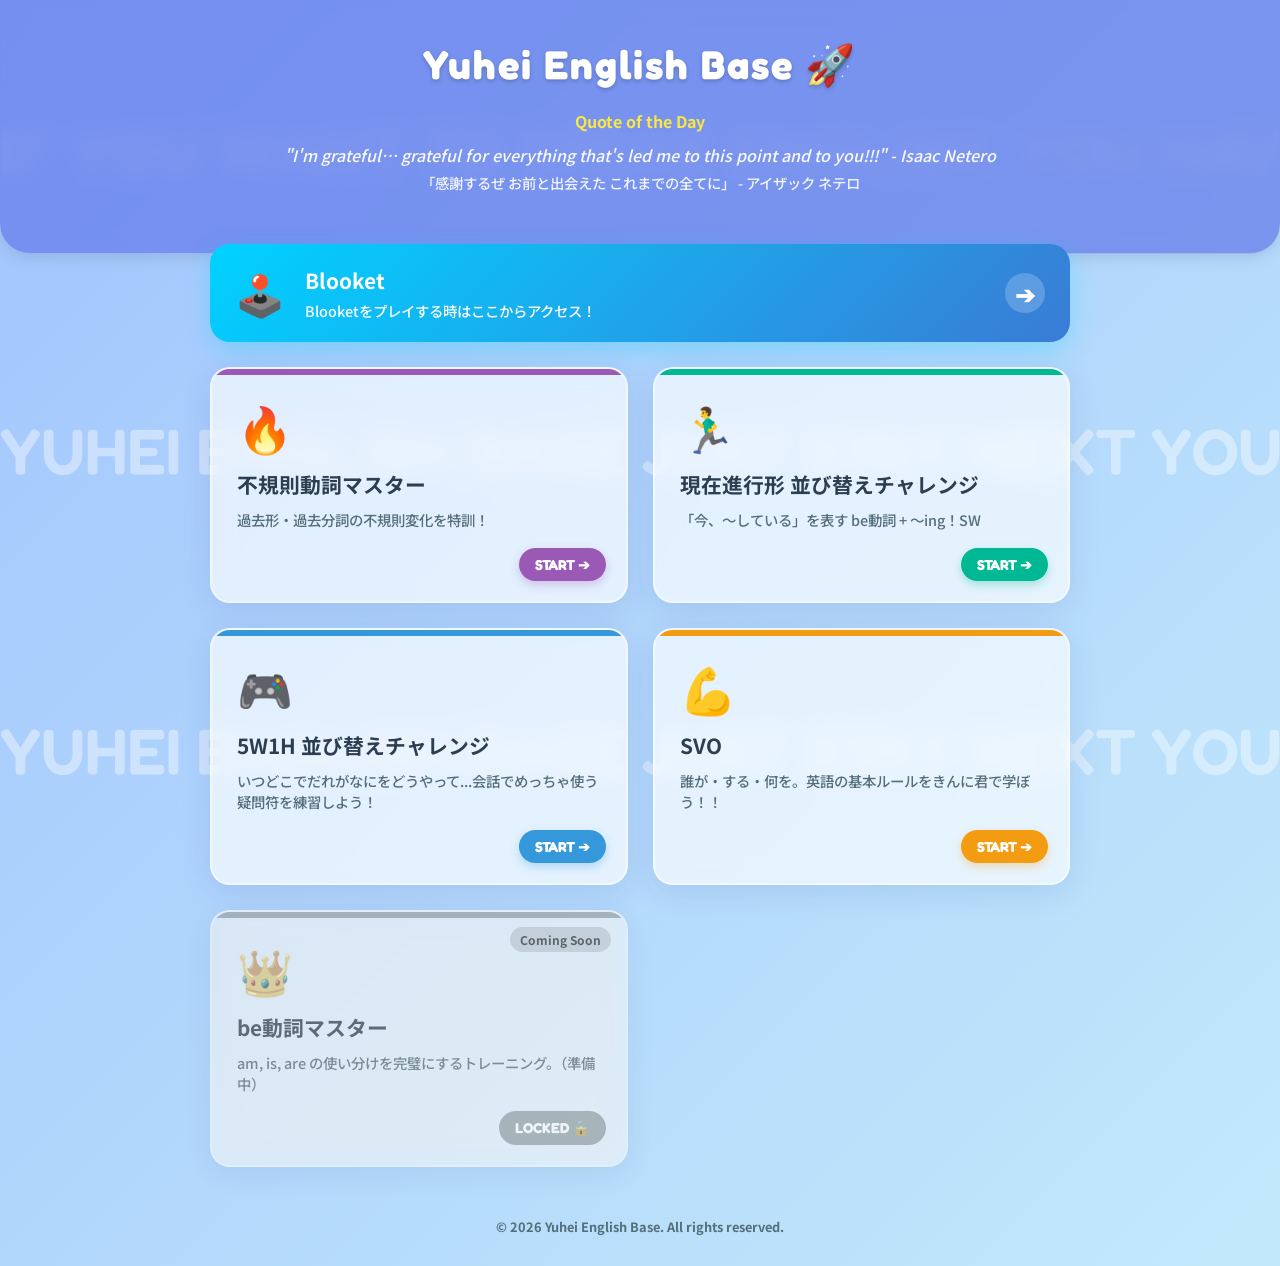
<file: index.html>
<!DOCTYPE html>
<html lang="ja">

<head>
    <meta charset="UTF-8">
    <meta name="viewport" content="width=device-width, initial-scale=1.0">
    <title>Yuhei English Base - 英語トレーニング</title>
    <link
        href="https://fonts.googleapis.com/css2?family=Fredoka:wght@500;600&family=Noto+Sans+JP:wght@500;700&display=swap"
        rel="stylesheet">
    <link rel="stylesheet" href="assets/css/style.css">
</head>

<body>

    <!-- 背景アニメーション -->
    <div class="bg-animation">
        <div class="marquee-row scroll-left">
            If You want to speak English, You have to just practice.
        </div>
        <div class="marquee-row scroll-right">
            YUHEI ENGLISH BASE JUST STAY NEXT YOU YUHEI ENGLISH BASE JUST STAY NEXT YOU
        </div>
        <div class="marquee-row scroll-left">
            YUHEI ENGLISH BASE JUST STAY NEXT YOU YUHEI ENGLISH BASE JUST STAY NEXT YOU
        </div>
    </div>

    <header>
        <h1>Yuhei English Base 🚀</h1>
        <p class="title" style="margin-top:20px; font-weight:bold; color:#ffeb3b;">Quote of the Day</p>
        <!-- ここはJavaScriptで自動的に書き換わります -->
        <p class="quote-en" id="quote-en" style="font-style:italic; margin: 10px 0 5px;"></p>
        <p class="quote-jp" id="quote-jp" style="font-size:0.9em; opacity:0.9; margin: 0;"></p>
    </header>

    <main>
        <!-- ★追加：Blooketへのリンクボタン -->
        <a href="https://play.blooket.com/play" target="_blank" class="card blooket-banner">
            <div class="blooket-content">
                <div class="blooket-icon">🕹️</div>
                <div class="blooket-text">
                    <h2 class="card-title" style="margin-bottom: 5px;">Blooket</h2>
                    <p class="card-desc">Blooketをプレイする時はここからアクセス！</p>
                </div>
                <div class="blooket-arrow">➔</div>
            </div>
        </a>

        <a href="irregular-verbs/index.html" class="card color-purple">
            
            <div class="card-icon">🔥</div>
            <h2 class="card-title">不規則動詞マスター</h2>
            <p class="card-desc">過去形・過去分詞の不規則変化を特訓！</p>
            <div class="card-start-btn">START ➔</div>
        </a>


        <a href="present-continuous/index.html" class="card color-mint">
            <div class="card-icon">🏃‍♂️</div>
            <h2 class="card-title">現在進行形 並び替えチャレンジ</h2>
            <p class="card-desc">「今、〜している」を表す be動詞 + 〜ing！SW</p>
            <div class="card-start-btn">START ➔</div>
        </a>

        <a href="5w1h/index.html" class="card color-blue">
            <div class="card-icon">🎮</div>
            <h2 class="card-title">5W1H 並び替えチャレンジ</h2>
            <p class="card-desc">いつどこでだれがなにをどうやって...会話でめっちゃ使う疑問符を練習しよう！</p>
            <div class="card-start-btn">START ➔</div>
        </a>

        <a href="svo/index.html" class="card color-orange">
            <div class="card-icon">💪</div>
            <h2 class="card-title">SVO</h2>
            <p class="card-desc">誰が・する・何を。英語の基本ルールをきんに君で学ぼう！！</p>
            <div class="card-start-btn">START ➔</div>
        </a>

        <a href="#" class="card color-gray locked">
            <span class="locked-badge">Coming Soon</span>
            <div class="card-icon">👑</div>
            <h2 class="card-title">be動詞マスター</h2>
            <p class="card-desc">am, is, are の使い分けを完璧にするトレーニング。（準備中）</p>
            <div class="card-start-btn">LOCKED 🔒</div>
        </a>
    </main>

    <footer>
        &copy; 2026 Yuhei English Base. All rights reserved.
    </footer>

    <!-- ★追加：日替わり名言用のスクリプト -->
    <script>
        // 日替わりの名言リスト（5個）
        const quotes = [
            {
                en: '"I\'m grateful… grateful for everything that\'s led me to this point and to you!!!" - Isaac Netero',
                jp: '「感謝するぜ お前と出会えた これまでの全てに」 - アイザック ネテロ'
            },
            {
                en: '"Set your heart ablaze." - Kyojuro Rengoku',
                jp: '「心を燃やせ」 - 煉獄 杏寿郎'
            },
            {
                en: '"If you give up, the game is already over." - Mitsuyoshi Anzai',
                jp: '「あきらめたらそこで試合終了ですよ」 - 安西先生'
            },
            {
                en: '"If you have time to think of a beautiful end, then live beautifully until the end." - Gintoki Sakata',
                jp: '「美しく最後を飾りつける暇があるなら、最後まで美しく生きようじゃねーか」 - 坂田 銀時'
            },
            {
                en: '"A lesson without pain is meaningless." - Edward Elric',
                jp: '「痛みを伴わない教訓には意義がない」 - エドワード・エルリック'
            }
        ];

        // 「今日の日付」から数字を作る（例: 2026年10月20日 → 20261020）
        const today = new Date();
        const dateNumber = today.getFullYear() * 10000 + (today.getMonth() + 1) * 100 + today.getDate();

        // 日付の数字を5(名言の数)で割った余りを出す（必ず0〜4のどれかになる＝全員同じになる）
        const quoteIndex = dateNumber % quotes.length;

        // HTMLに名言をセットする
        document.getElementById('quote-en').innerText = quotes[quoteIndex].en;
        document.getElementById('quote-jp').innerText = quotes[quoteIndex].jp;
    </script>
</body>

</html>
</file>
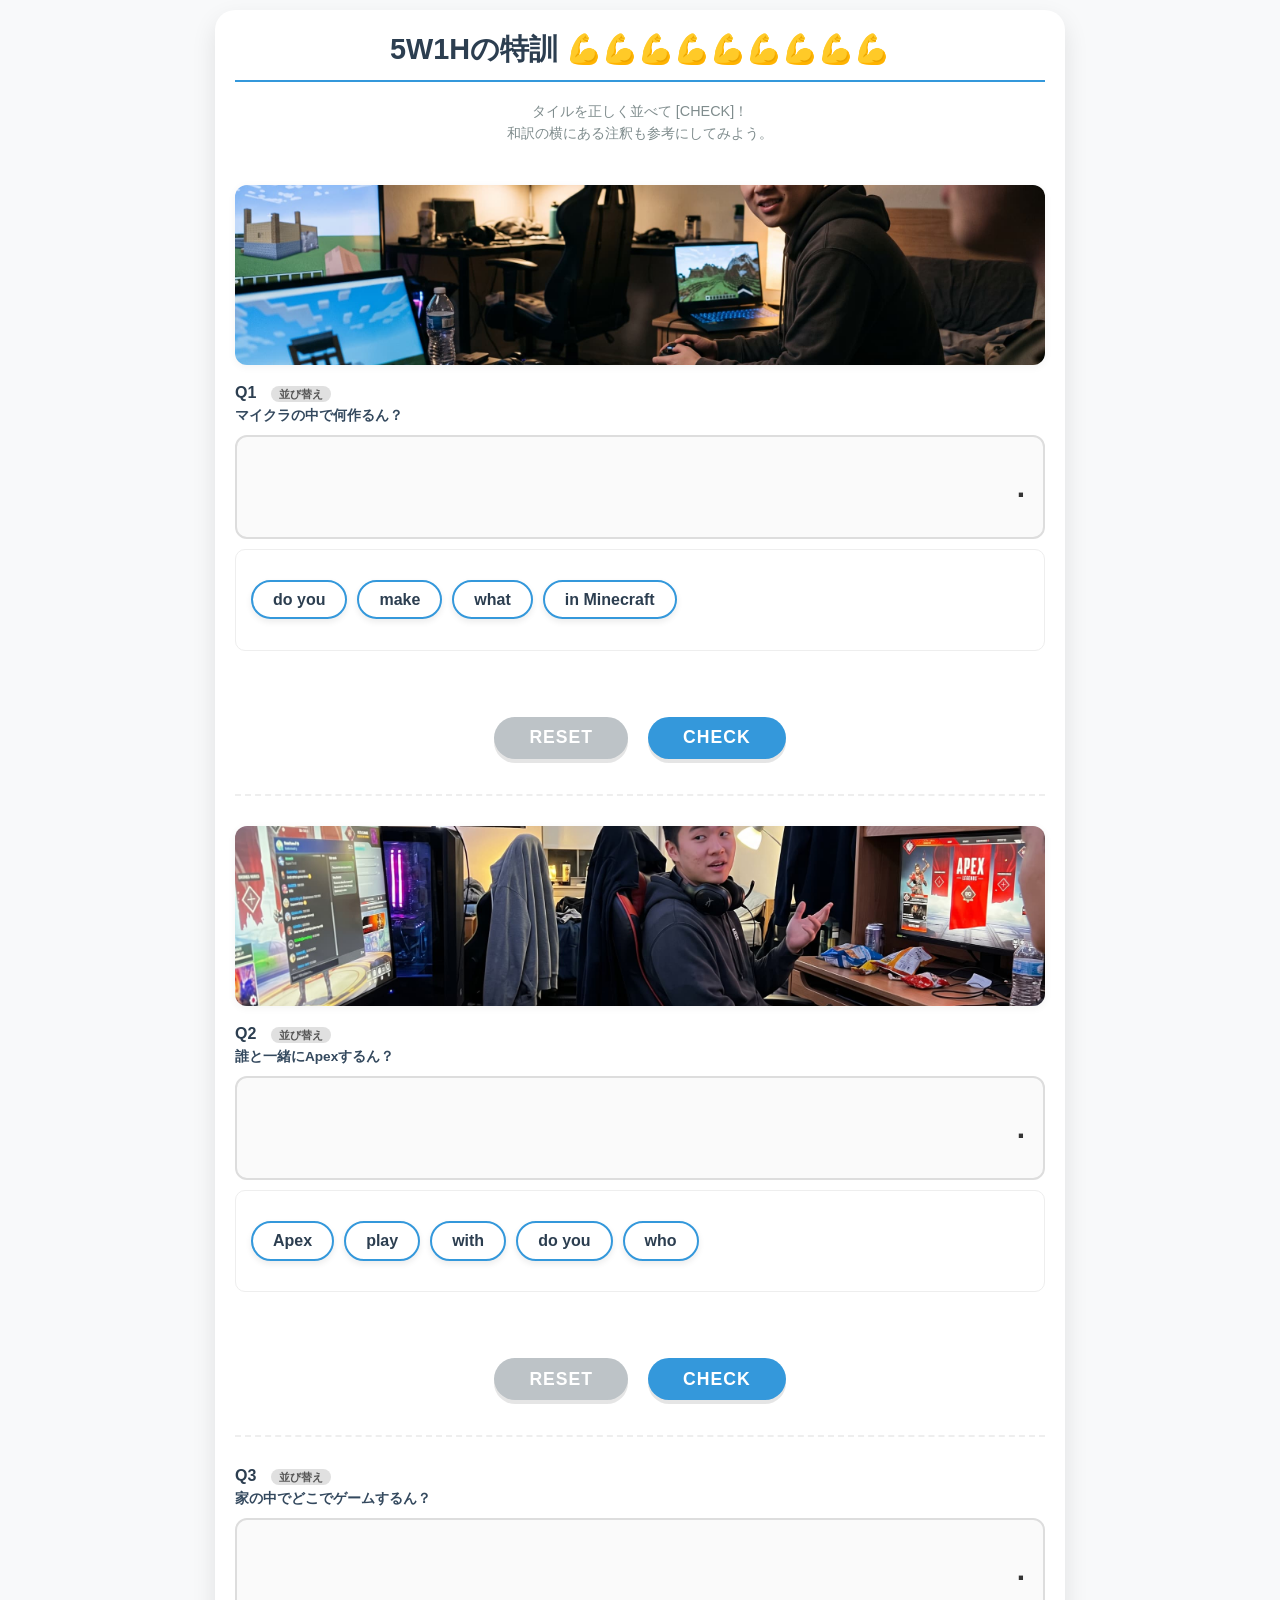
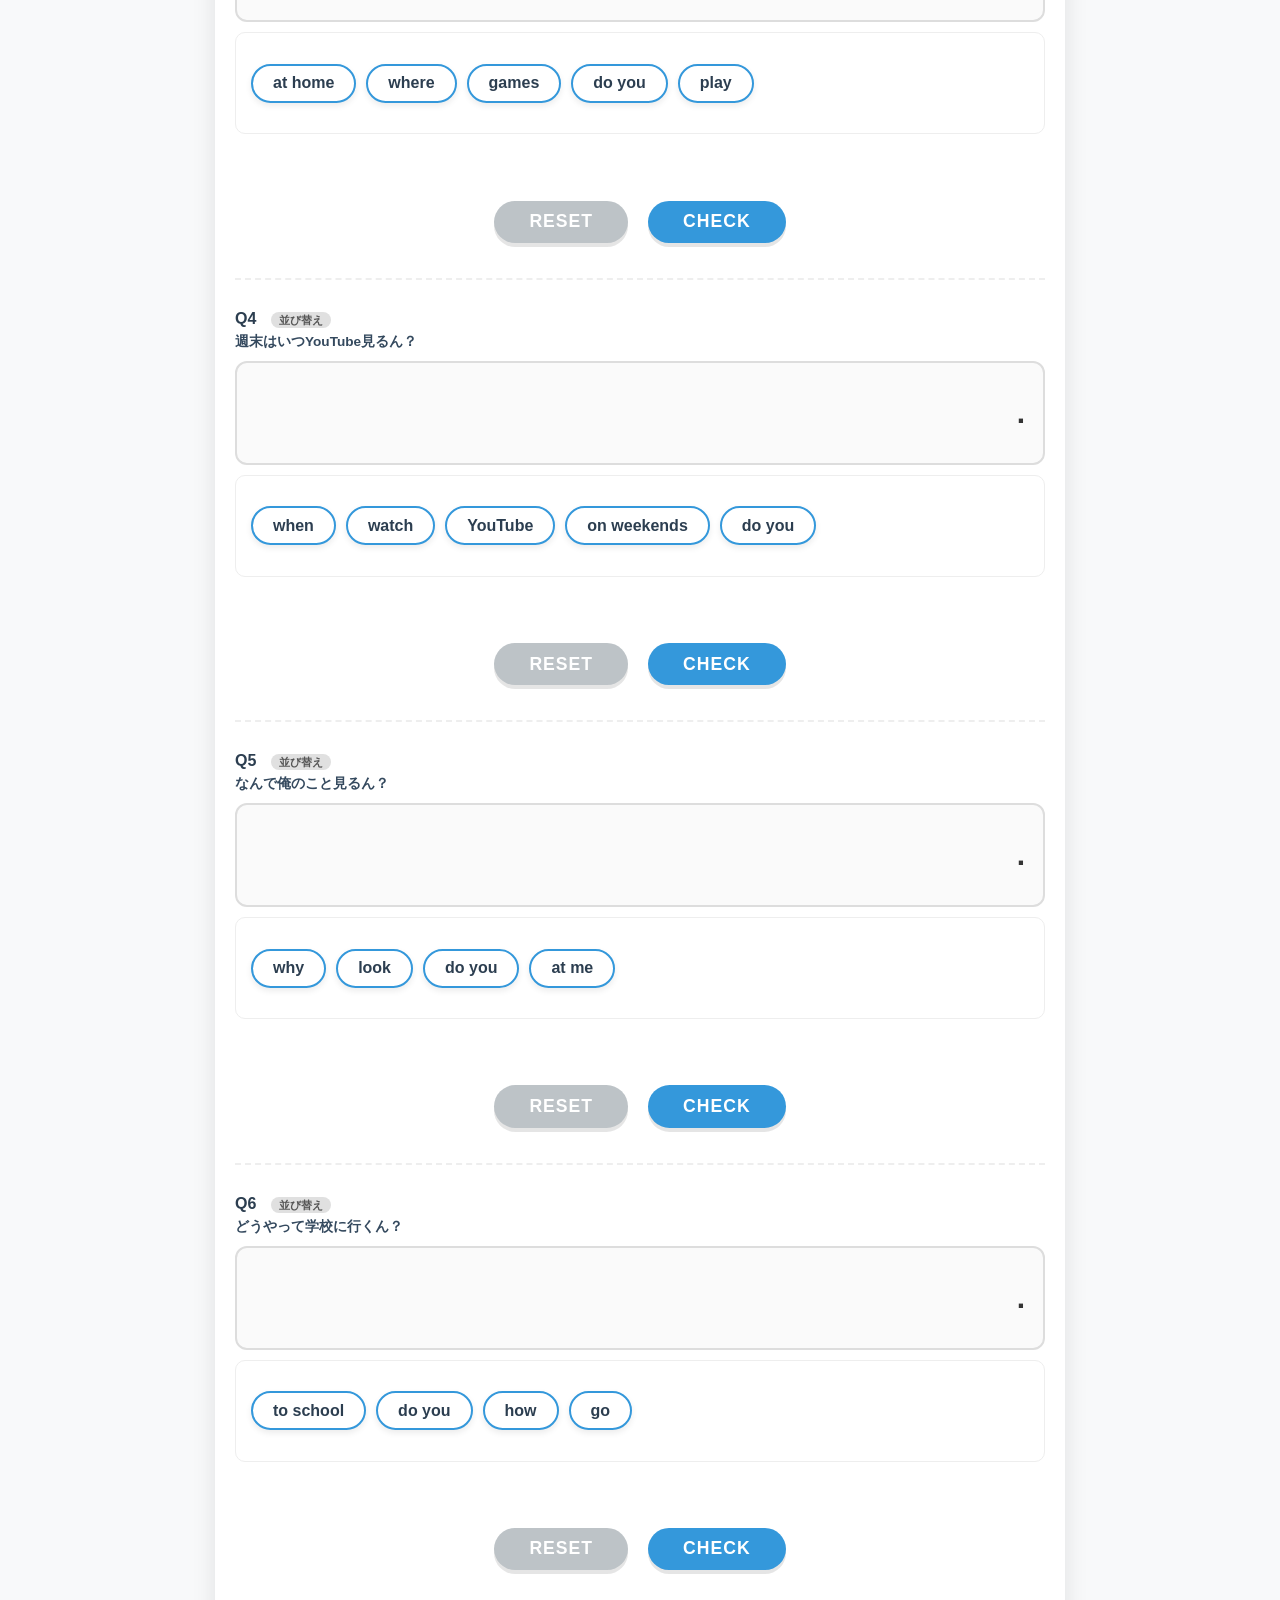
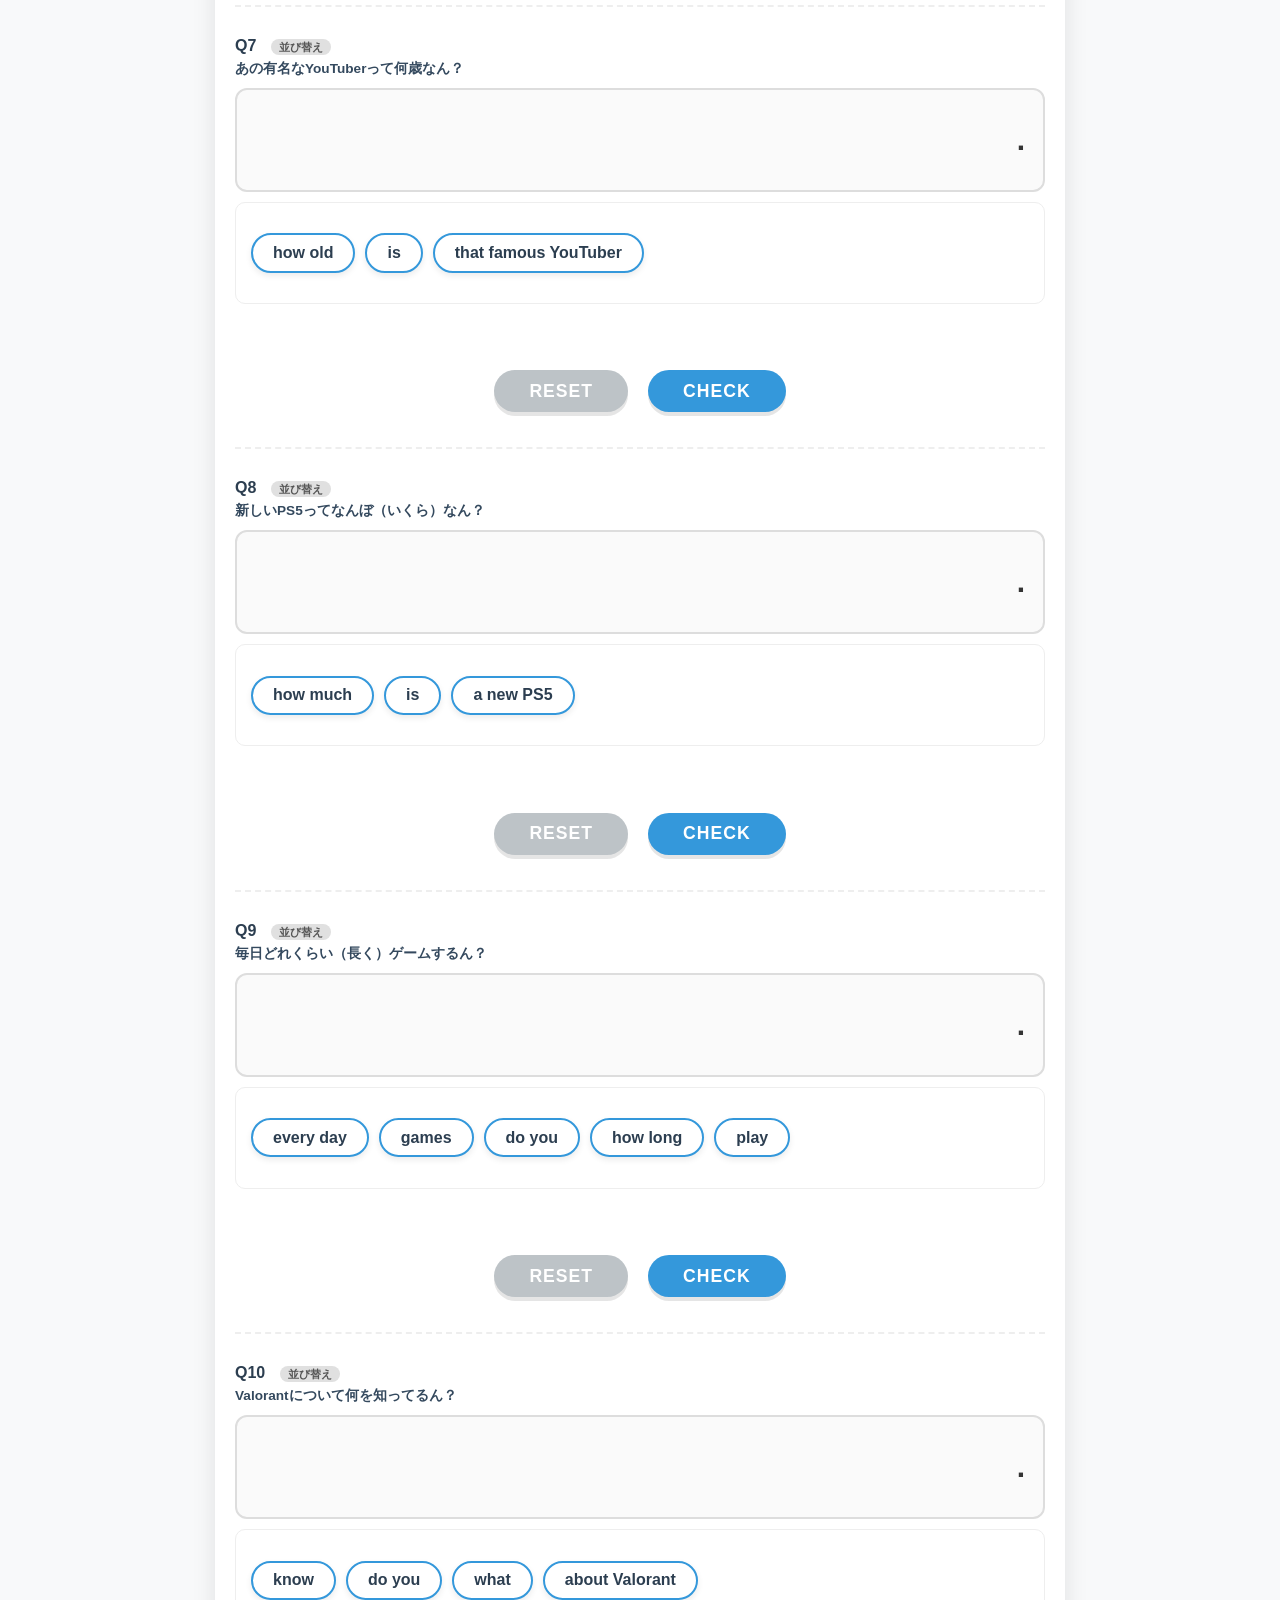
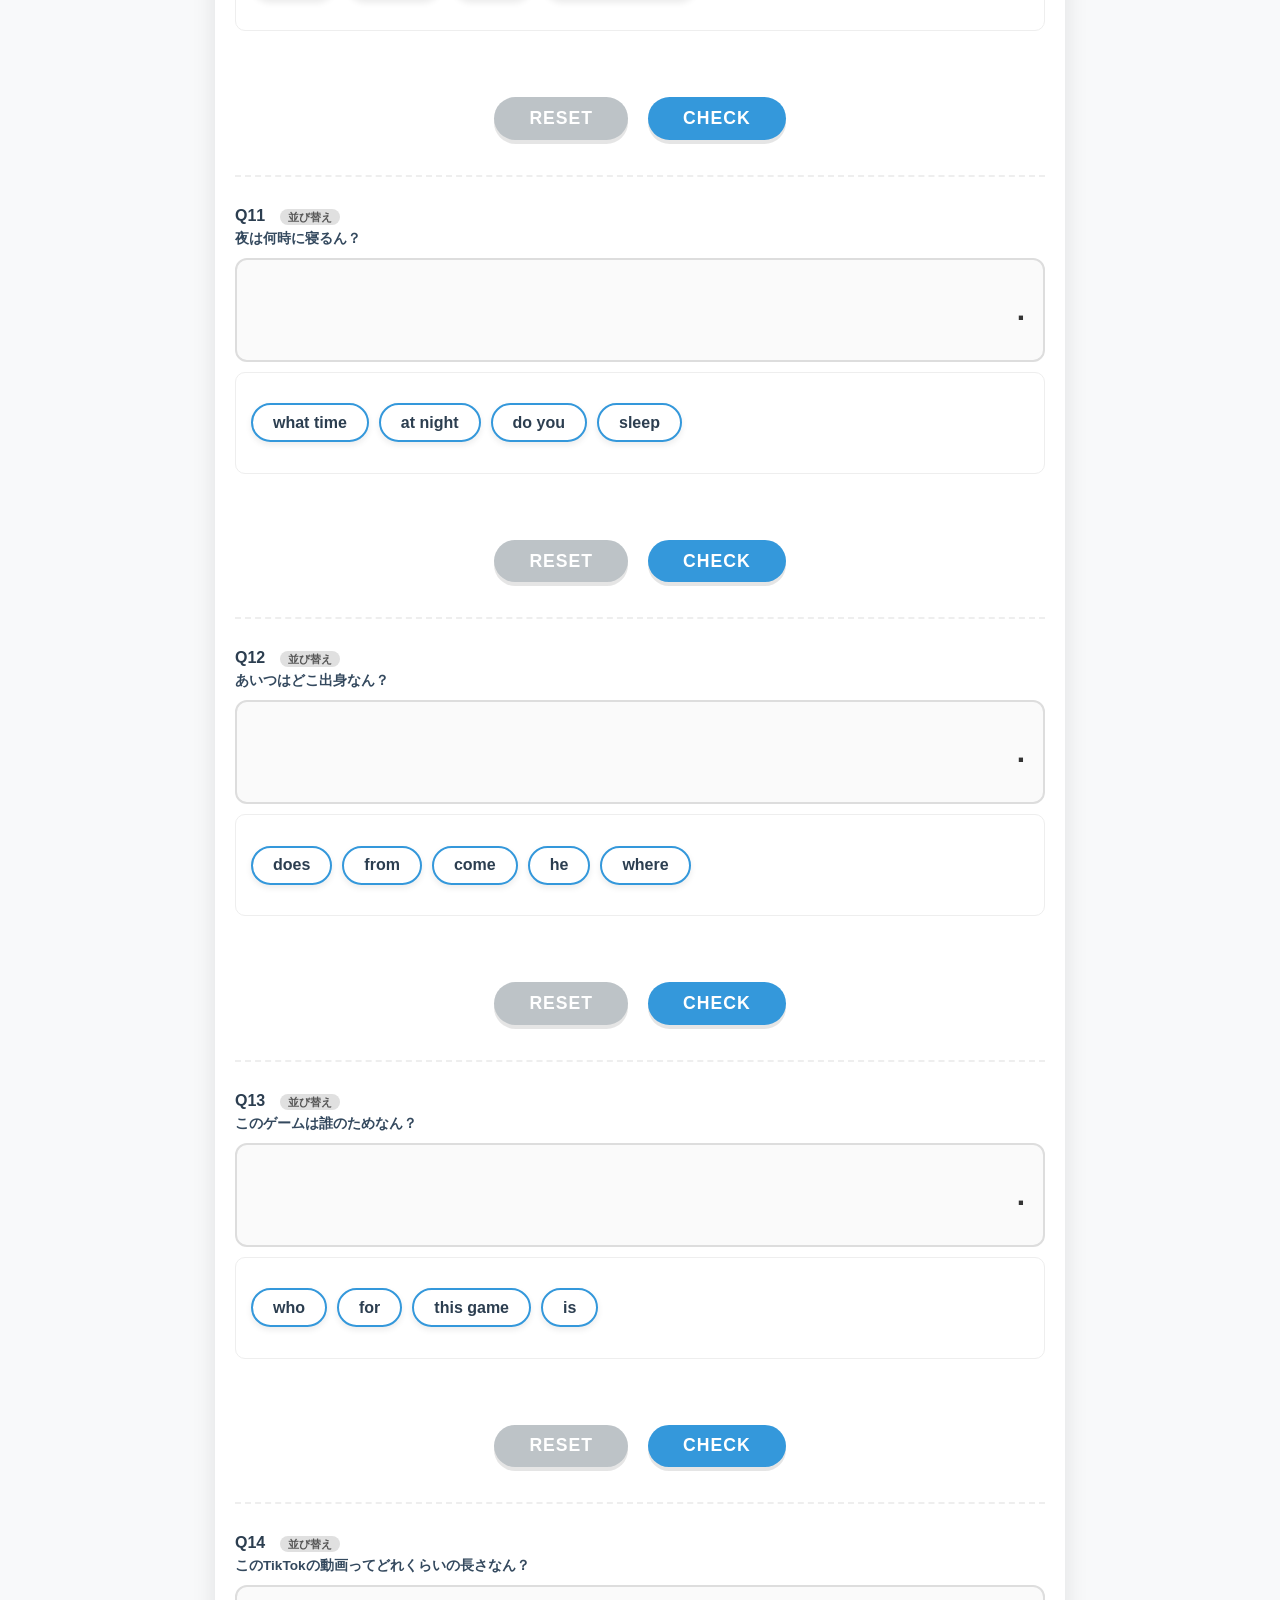
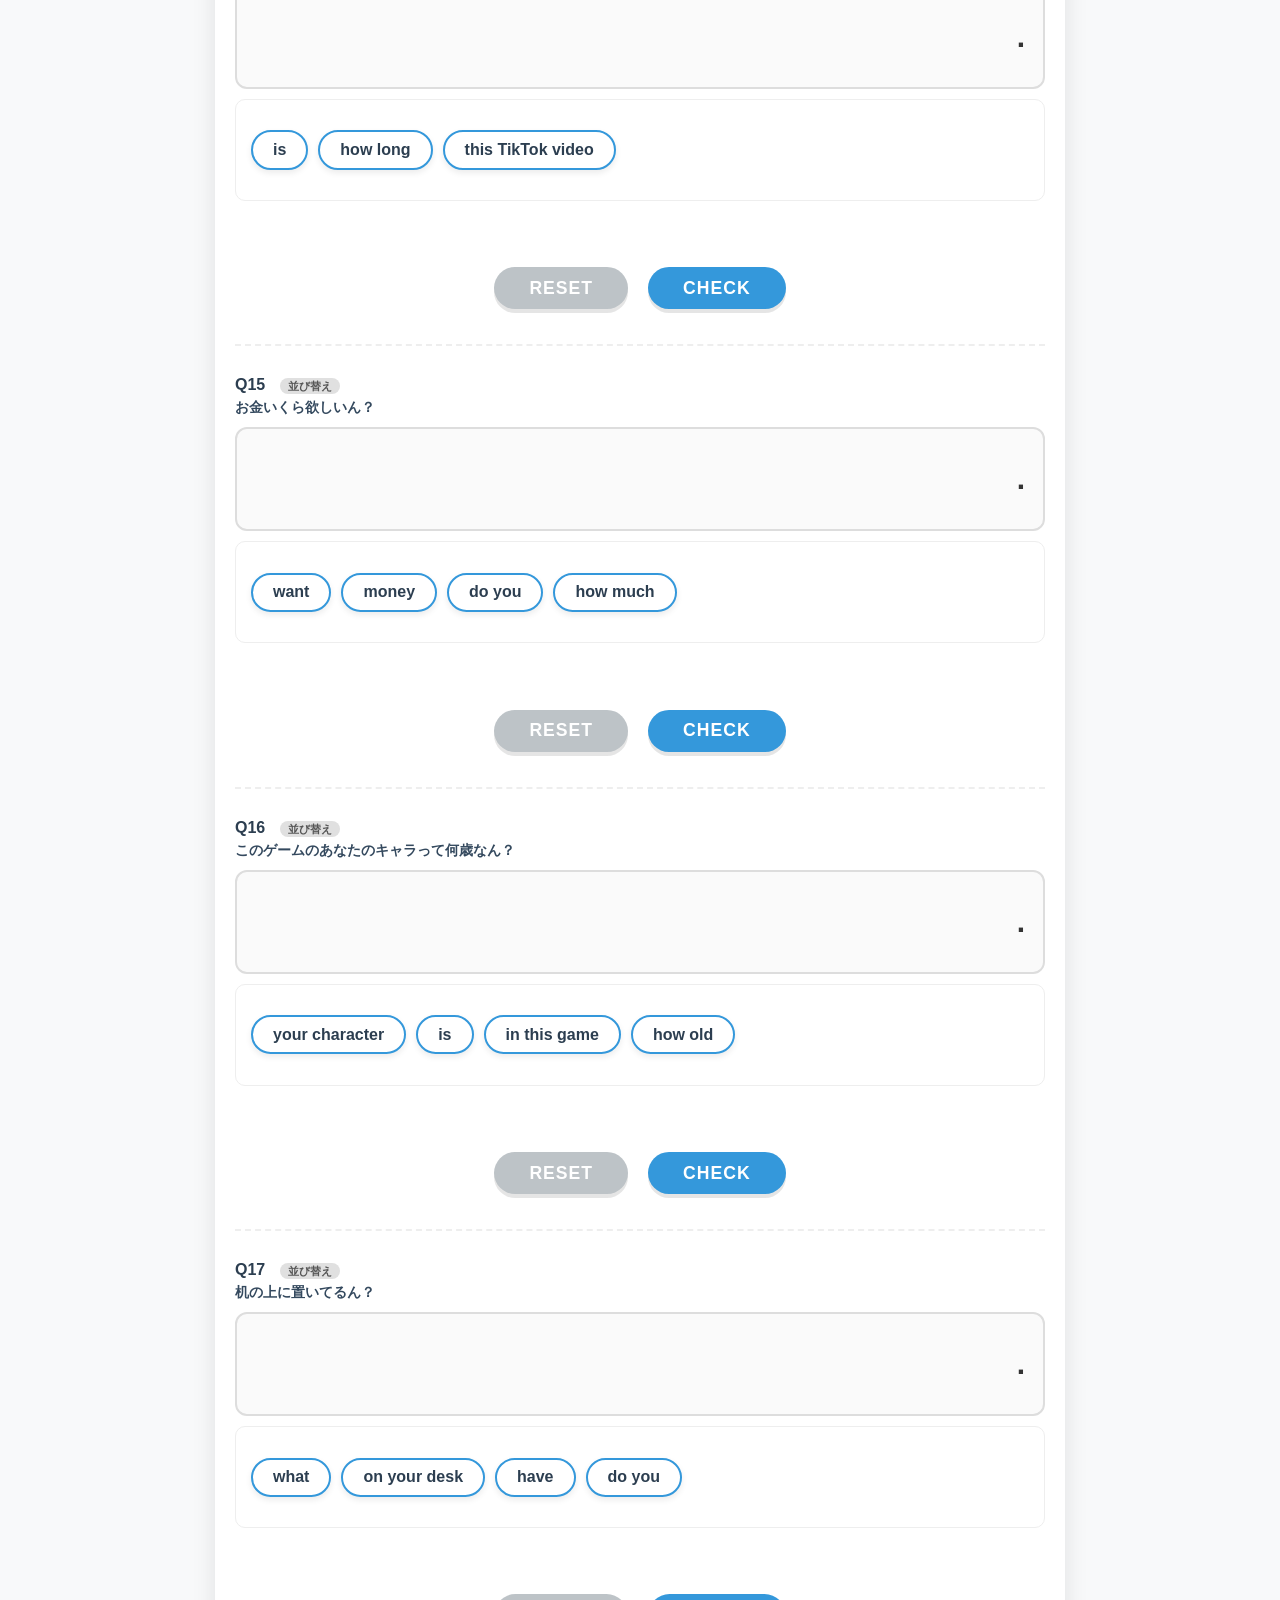
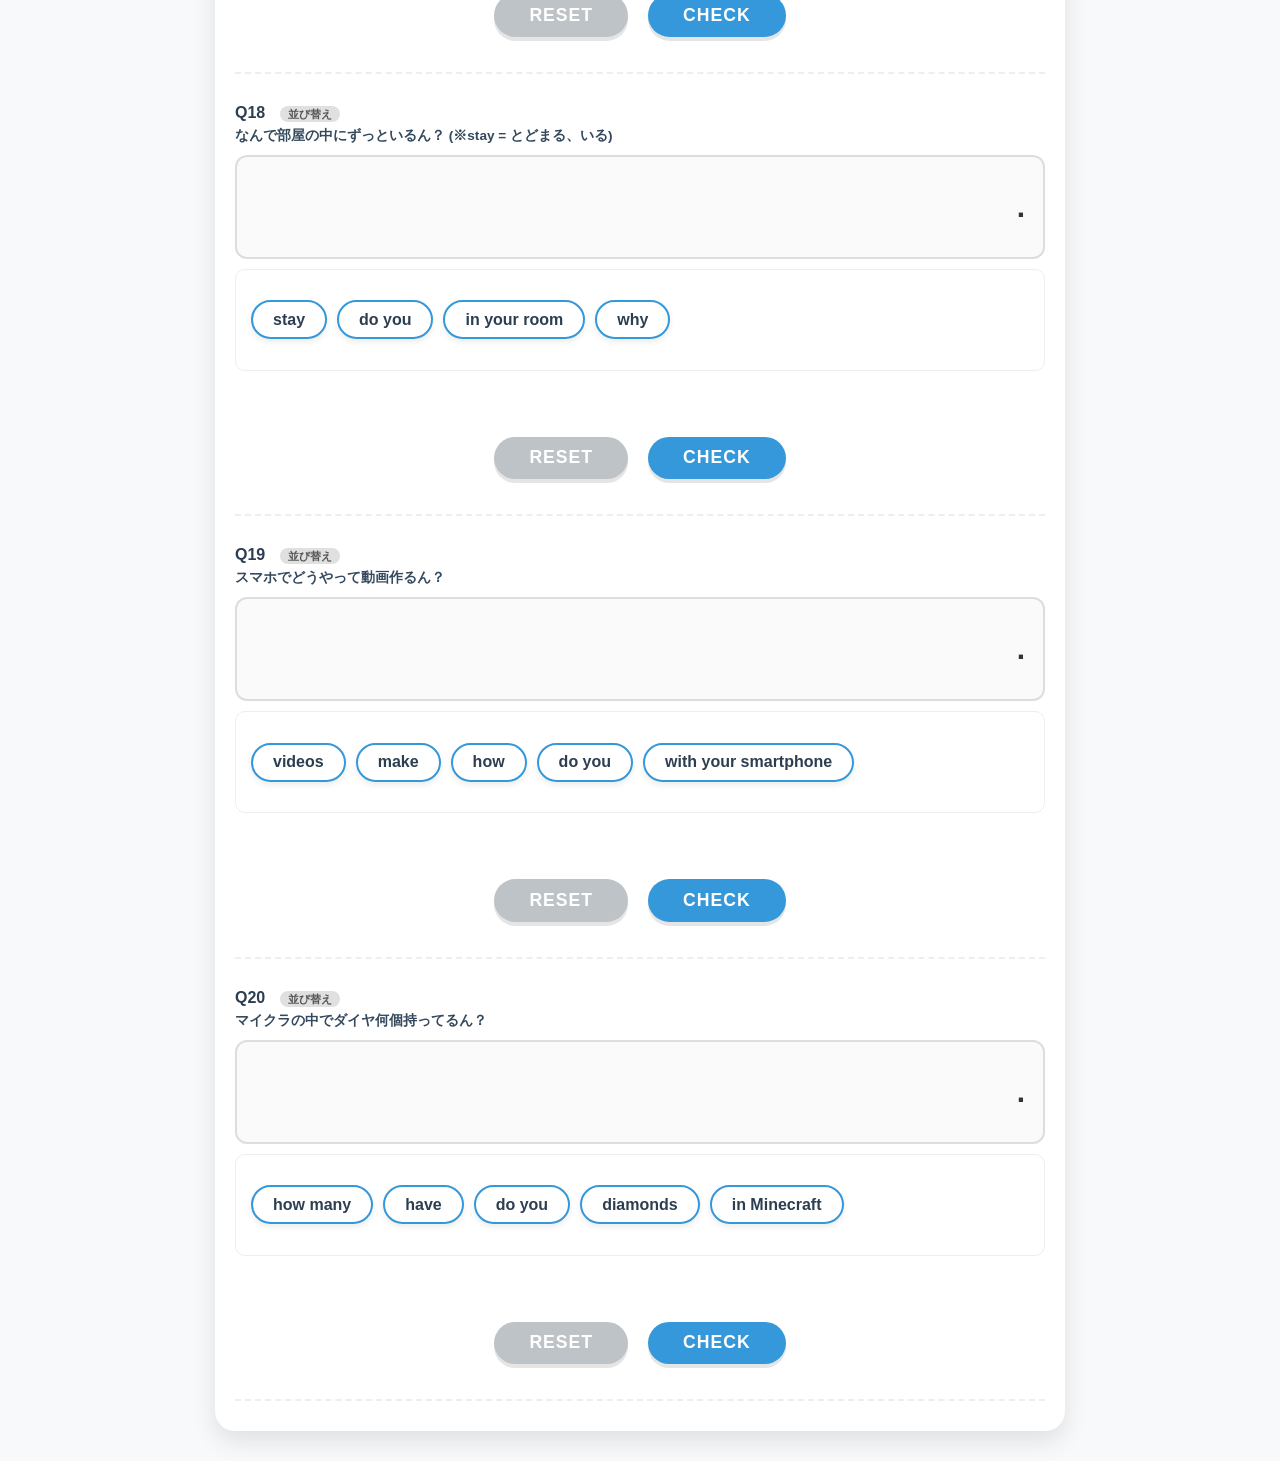
<file: 5w1h/index.html>
<!DOCTYPE html>
<html lang="ja">

<head>
    <meta charset="UTF-8">
    <meta name="viewport" content="width=device-width, initial-scale=1.0">
    <title>SVO Power Challenge! - 5W1H Edition</title>
    <link rel="stylesheet" href="../assets/css/style.css">
    <link rel="stylesheet" href="../assets/css/quiz.css">
</head>

<body>

    <div class="quiz-container">
        <h1>5W1Hの特訓 💪💪💪💪💪💪💪💪💪</h1>
        <div class="instruction">
            タイルを正しく並べて [CHECK]！<br>
            和訳の横にある注釈も参考にしてみよう。
        </div>
        <div id="quiz-list"></div>
    </div>

    <script>

        const quizData = [
            {
                tiles: ["what", "do you", "make", "in Minecraft"],
                validAnswers: ["what do you make in minecraft"],
                jp: "マイクラの中で何作るん？",
                img: "assets/img/img01.jpg"
            },
            {
                tiles: ["who", "do you", "play", "Apex", "with"],
                validAnswers: ["who do you play apex with"],
                jp: "誰と一緒にApexするん？",
                img: "assets/img/img02.jpg"
            },
            {
                tiles: ["where", "do you", "play", "games", "at home"],
                validAnswers: ["where do you play games at home"],
                jp: "家の中でどこでゲームするん？",

            },
            {
                tiles: ["when", "do you", "watch", "YouTube", "on weekends"],
                validAnswers: ["when do you watch youtube on weekends", "on weekends when do you watch youtube"],
                jp: "週末はいつYouTube見るん？"
            },
            {
                tiles: ["why", "do you", "look", "at me"],
                validAnswers: ["why do you look at me"],
                jp: "なんで俺のこと見るん？",

            },
            {
                tiles: ["how", "do you", "go", "to school"],
                validAnswers: ["how do you go to school"],
                jp: "どうやって学校に行くん？"
            },
            {
                tiles: ["how old", "is", "that famous YouTuber"],
                validAnswers: ["how old is that famous youtuber"],
                jp: "あの有名なYouTuberって何歳なん？ "
            },
            {
                tiles: ["how much", "is", "a new PS5"],
                validAnswers: ["how much is a new ps5"],
                jp: "新しいPS5ってなんぼ（いくら）なん？"
            },
            {
                tiles: ["how long", "do you", "play", "games", "every day"],
                validAnswers: ["how long do you play games every day", "every day how long do you play games"],
                jp: "毎日どれくらい（長く）ゲームするん？"
            },
            {
                tiles: ["what", "do you", "know", "about Valorant"],
                validAnswers: ["what do you know about valorant"],
                jp: "Valorantについて何を知ってるん？"
            },
            {
                tiles: ["what time", "do you", "sleep", "at night"],
                validAnswers: ["what time do you sleep at night", "at night what time do you sleep"],
                jp: "夜は何時に寝るん？"
            },
            {
                tiles: ["where", "does", "he", "come", "from"],
                validAnswers: ["where does he come from"],
                jp: "あいつはどこ出身なん？"
            },
            {
                tiles: ["who", "is", "this game", "for"],
                validAnswers: ["who is this game for"],
                jp: "このゲームは誰のためなん？"
            },
            {
                tiles: ["how long", "is", "this TikTok video"],
                validAnswers: ["how long is this tiktok video"],
                jp: "このTikTokの動画ってどれくらいの長さなん？"
            },
            {
                tiles: ["how much", "money", "do you", "want"],
                validAnswers: ["how much money do you want"],
                jp: "お金いくら欲しいん？"
            },
            {
                tiles: ["how old", "is", "your character", "in this game"],
                validAnswers: ["how old is your character in this game", "in this game how old is your character"],
                jp: "このゲームのあなたのキャラって何歳なん？"
            },
            {
                tiles: ["what", "do you", "have", "on your desk"],
                validAnswers: ["what do you have on your desk"],
                jp: "机の上に置いてるん？"
            },
            {
                tiles: ["why", "do you", "stay", "in your room"],
                validAnswers: ["why do you stay in your room"],
                jp: "なんで部屋の中にずっといるん？ (※stay = とどまる、いる)"
            },
            {
                tiles: ["how", "do you", "make", "videos", "with your smartphone"],
                validAnswers: ["how do you make videos with your smartphone", "with your smartphone how do you make videos"],
                jp: "スマホでどうやって動画作るん？"
            },
            {
                tiles: ["how many", "diamonds", "do you", "have", "in Minecraft"],
                validAnswers: ["how many diamonds do you have in minecraft", "in minecraft how many diamonds do you have"],
                jp: "マイクラの中でダイヤ何個持ってるん？"
            }
        ];

    </script>

    <script src="../assets/js/quiz.js"></script>
</body>

</html>
</file>
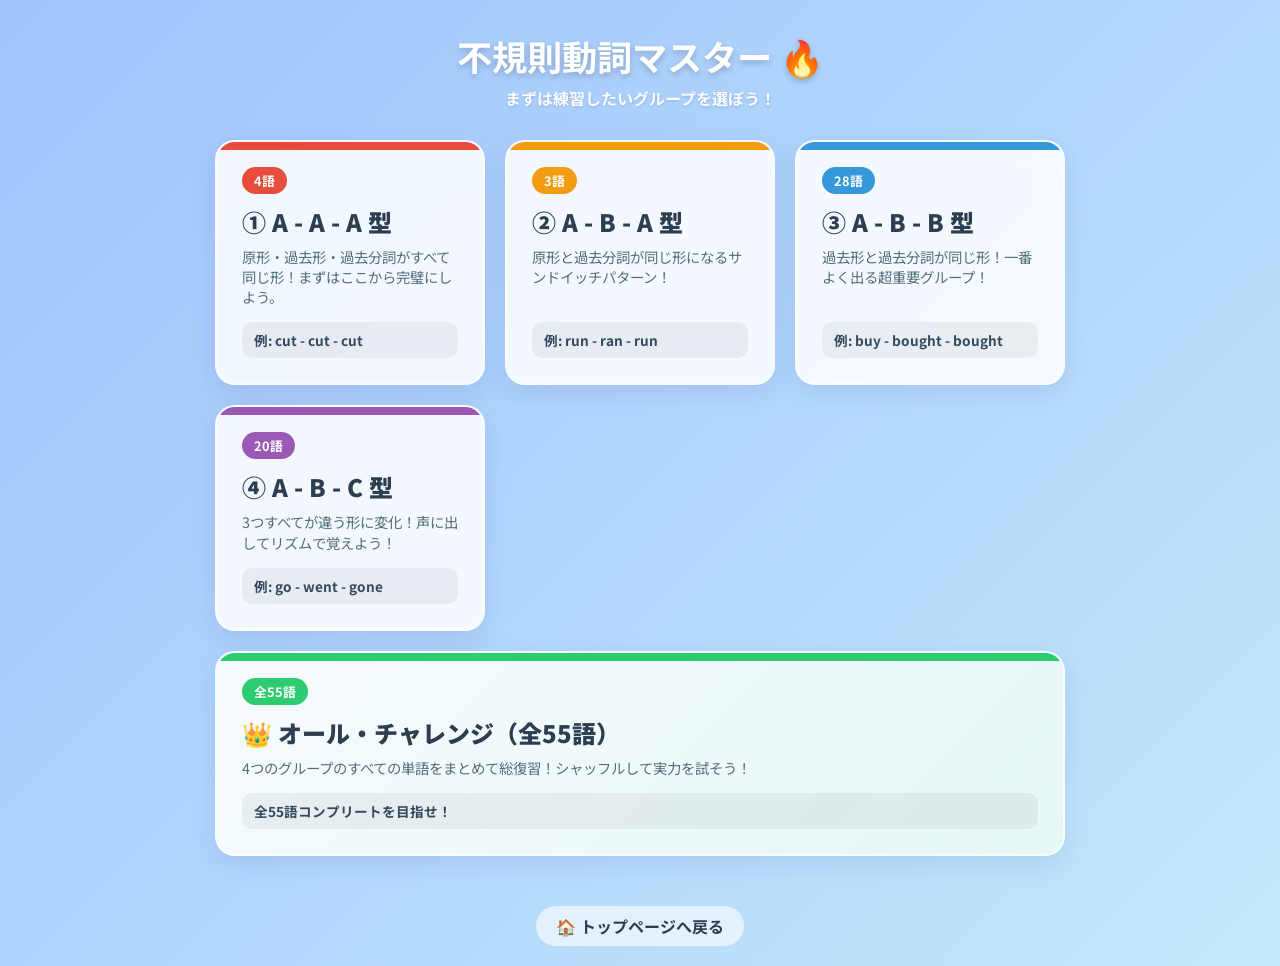
<file: irregular-verbs/index.html>
<!DOCTYPE html>
<html lang="ja">

<head>
    <meta charset="UTF-8">
    <meta name="viewport" content="width=device-width, initial-scale=1.0">
    <title>不規則動詞マスター - Yuhei English Base</title>
    <link href="https://fonts.googleapis.com/css2?family=Fredoka:wght@500;600&family=Noto+Sans+JP:wght@500;700;900&display=swap" rel="stylesheet">
    <style>
        :root {
            --primary: #2ecc71;
            --text-main: #2c3e50;
            --text-sub: #546e7a;
            --bg-gradient: linear-gradient(135deg, #a1c4fd 0%, #c2e9fb 100%);
        }

        body {
            font-family: 'Noto Sans JP', sans-serif;
            color: var(--text-main);
            margin: 0;
            padding: 20px;
            display: flex;
            flex-direction: column;
            align-items: center;
            min-height: 100vh;
            background: var(--bg-gradient);
            box-sizing: border-box;
        }

        h1 {
            font-family: 'Fredoka', 'Noto Sans JP', sans-serif;
            color: #fff;
            text-shadow: 0 3px 6px rgba(0, 0, 0, 0.2);
            margin: 10px 0 5px;
            font-size: 2.2rem;
            text-align: center;
        }

        .subtitle {
            color: rgba(255, 255, 255, 0.95);
            font-weight: 700;
            margin-bottom: 30px;
            text-align: center;
            text-shadow: 0 1px 3px rgba(0, 0, 0, 0.15);
        }

        /* --- 画面切り替え制御 --- */
        .screen {
            width: 100%;
            max-width: 850px;
            display: none;
            flex-direction: column;
            align-items: center;
            animation: fadeIn 0.3s ease;
        }

        .screen.active {
            display: flex;
        }

        @keyframes fadeIn {
            from { opacity: 0; transform: translateY(10px); }
            to { opacity: 1; transform: translateY(0); }
        }

        /* --- 1. カテゴリ選択画面 --- */
        .category-grid {
            display: grid;
            grid-template-columns: repeat(auto-fit, minmax(260px, 1fr));
            gap: 20px;
            width: 100%;
            margin-bottom: 30px;
        }

        .cat-card {
            background: rgba(255, 255, 255, 0.85);
            backdrop-filter: blur(12px);
            border-radius: 20px;
            padding: 25px;
            cursor: pointer;
            box-shadow: 0 8px 25px rgba(31, 38, 135, 0.1);
            transition: all 0.2s ease;
            position: relative;
            overflow: hidden;
            border: 2px solid rgba(255, 255, 255, 0.6);
            display: flex;
            flex-direction: column;
        }

        .cat-card:hover {
            transform: translateY(-5px);
            background: rgba(255, 255, 255, 0.95);
            box-shadow: 0 12px 30px rgba(31, 38, 135, 0.18);
        }

        .cat-card::before {
            content: "";
            position: absolute;
            top: 0;
            left: 0;
            width: 100%;
            height: 8px;
        }

        .cat-aaa::before { background: #e74c3c; }
        .cat-aba::before { background: #f39c12; }
        .cat-abb::before { background: #3498db; }
        .cat-abc::before { background: #9b59b6; }
        .cat-all::before { background: #2ecc71; }

        .cat-card.cat-all {
            grid-column: 1 / -1;
            background: linear-gradient(135deg, rgba(255,255,255,0.9) 0%, rgba(232, 248, 245, 0.95) 100%);
        }

        .cat-badge {
            align-self: flex-start;
            font-size: 0.8rem;
            font-weight: bold;
            padding: 4px 12px;
            border-radius: 20px;
            color: white;
            margin-bottom: 10px;
        }

        .cat-aaa .cat-badge { background: #e74c3c; }
        .cat-aba .cat-badge { background: #f39c12; }
        .cat-abb .cat-badge { background: #3498db; }
        .cat-abc .cat-badge { background: #9b59b6; }
        .cat-all .cat-badge { background: #2ecc71; }

        .cat-title {
            font-size: 1.5rem;
            font-weight: 900;
            margin: 0 0 8px;
        }

        .cat-desc {
            font-size: 0.9rem;
            color: var(--text-sub);
            margin: 0 0 15px;
            line-height: 1.4;
        }

        .cat-examples {
            font-size: 0.85rem;
            background: rgba(0, 0, 0, 0.05);
            padding: 8px 12px;
            border-radius: 10px;
            font-weight: bold;
            color: #34495e;
            margin-top: auto;
        }

        /* --- 2. フラッシュカード画面 --- */
        .top-bar {
            display: flex;
            justify-content: space-between;
            align-items: center;
            width: 100%;
            max-width: 450px;
            margin-bottom: 15px;
        }

        .btn-sub {
            background: rgba(255, 255, 255, 0.85);
            border: none;
            padding: 8px 16px;
            border-radius: 20px;
            font-weight: bold;
            color: var(--text-main);
            cursor: pointer;
            box-shadow: 0 4px 10px rgba(0, 0, 0, 0.08);
            transition: 0.2s;
            display: flex;
            align-items: center;
            gap: 5px;
            font-family: inherit;
        }

        .btn-sub:hover {
            background: #fff;
            transform: translateY(-2px);
        }

        .btn-sub.active-shuffle {
            background: #f39c12;
            color: white;
        }

        .flashcard-container {
            perspective: 1000px;
            width: 100%;
            max-width: 450px;
            height: 310px;
            margin-bottom: 25px;
        }

        .flashcard {
            width: 100%;
            height: 100%;
            position: relative;
            transition: transform 0.55s cubic-bezier(0.4, 0.2, 0.2, 1);
            transform-style: preserve-3d;
            cursor: pointer;
        }

        .flashcard.is-flipped {
            transform: rotateY(180deg);
        }

        .card-face {
            position: absolute;
            width: 100%;
            height: 100%;
            backface-visibility: hidden;
            -webkit-backface-visibility: hidden;
            border-radius: 25px;
            box-shadow: 0 12px 30px rgba(0, 0, 0, 0.15);
            display: flex;
            flex-direction: column;
            justify-content: center;
            align-items: center;
            padding: 25px;
            box-sizing: border-box;
            user-select: none;
        }

        /* 表面（原形） */
        .card-front {
            background: linear-gradient(135deg, #2ecc71 0%, #27ae60 100%);
            color: white;
            border: 3px solid rgba(255, 255, 255, 0.4);
        }

        .verb-type-badge {
            background: rgba(0, 0, 0, 0.2);
            padding: 5px 16px;
            border-radius: 20px;
            font-size: 0.85rem;
            font-weight: bold;
            position: absolute;
            top: 20px;
        }

        .base-word {
            font-family: 'Fredoka', sans-serif;
            font-size: 4.2rem;
            font-weight: 600;
            margin: 0;
            text-shadow: 0 3px 6px rgba(0, 0, 0, 0.2);
            letter-spacing: 1px;
        }

        .tap-hint {
            position: absolute;
            bottom: 20px;
            font-size: 0.85rem;
            opacity: 0.85;
            font-weight: bold;
        }

        /* 裏面（3つの活用＋日本語の意味） */
        .card-back {
            background: #ffffff;
            color: var(--text-main);
            transform: rotateY(180deg);
            border: 4px solid #2ecc71;
        }

        .jp-meaning {
            font-size: 1.6rem;
            font-weight: 900;
            color: #e67e22;
            margin-bottom: 18px;
            text-align: center;
        }

        .forms-grid {
            display: grid;
            grid-template-columns: 1fr 1fr 1fr;
            gap: 8px;
            width: 100%;
            text-align: center;
            margin-bottom: 20px;
            background: #f8f9fa;
            padding: 12px 8px;
            border-radius: 15px;
        }

        .form-label {
            font-size: 0.7rem;
            color: #7f8c8d;
            font-weight: bold;
            margin-bottom: 4px;
        }

        .form-word {
            font-family: 'Fredoka', sans-serif;
            font-size: 1.35rem;
            font-weight: 600;
            color: #2c3e50;
            word-break: break-word;
        }

        .form-sub {
            font-size: 0.75rem;
            color: #e74c3c;
            display: block;
            font-family: 'Noto Sans JP', sans-serif;
        }

        /* 音声再生ボタン */
        .play-audio-btn {
            background: #3498db;
            color: white;
            border: none;
            border-radius: 50px;
            padding: 10px 24px;
            font-size: 1rem;
            font-weight: bold;
            cursor: pointer;
            box-shadow: 0 4px 12px rgba(52, 152, 219, 0.35);
            transition: 0.2s;
            display: flex;
            justify-content: center;
            align-items: center;
            gap: 8px;
            font-family: inherit;
        }

        .play-audio-btn:hover {
            transform: scale(1.05);
            background: #2980b9;
        }

        .play-audio-btn:active {
            transform: scale(0.98);
        }

        /* ナビゲーションボタン */
        .controls {
            display: flex;
            gap: 20px;
            align-items: center;
            margin-bottom: 15px;
        }

        .btn-nav {
            padding: 12px 30px;
            border: none;
            border-radius: 30px;
            font-size: 1.1rem;
            font-weight: 900;
            cursor: pointer;
            transition: 0.2s;
            background: #95a5a6;
            color: white;
            box-shadow: 0 4px 0 rgba(0, 0, 0, 0.15);
            font-family: 'Fredoka', sans-serif;
        }

        .btn-nav:hover { transform: translateY(-2px); }
        .btn-nav:active { transform: translateY(2px); box-shadow: none; }

        .btn-next {
            background: #2ecc71;
        }

        .progress {
            font-size: 1.1rem;
            font-weight: 900;
            color: #2c3e50;
            background: rgba(255, 255, 255, 0.7);
            padding: 5px 18px;
            border-radius: 20px;
        }

        .back-home-link {
            margin-top: 20px;
            color: #2c3e50;
            text-decoration: none;
            font-weight: bold;
            background: rgba(255, 255, 255, 0.6);
            padding: 8px 20px;
            border-radius: 20px;
            transition: 0.2s;
        }

        .back-home-link:hover {
            background: rgba(255, 255, 255, 0.9);
        }
    </style>
</head>

<body>

    <h1>不規則動詞マスター 🔥</h1>
    <div class="subtitle" id="page-subtitle">まずは練習したいグループを選ぼう！</div>

    <!-- ==========================================
         画面1：4つの分類（カテゴリ）選択画面
    =========================================== -->
    <div id="category-screen" class="screen active">
        <div class="category-grid">
            <!-- 1. A-A-A型 -->
            <div class="cat-card cat-aaa" onclick="startDeck('AAA')">
                <span class="cat-badge">4語</span>
                <h2 class="cat-title">① A - A - A 型</h2>
                <p class="cat-desc">原形・過去形・過去分詞がすべて同じ形！まずはここから完璧にしよう。</p>
                <div class="cat-examples">例: cut - cut - cut</div>
            </div>

            <!-- 2. A-B-A型 -->
            <div class="cat-card cat-aba" onclick="startDeck('ABA')">
                <span class="cat-badge">3語</span>
                <h2 class="cat-title">② A - B - A 型</h2>
                <p class="cat-desc">原形と過去分詞が同じ形になるサンドイッチパターン！</p>
                <div class="cat-examples">例: run - ran - run</div>
            </div>

            <!-- 3. A-B-B型 -->
            <div class="cat-card cat-abb" onclick="startDeck('ABB')">
                <span class="cat-badge">28語</span>
                <h2 class="cat-title">③ A - B - B 型</h2>
                <p class="cat-desc">過去形と過去分詞が同じ形！一番よく出る超重要グループ！</p>
                <div class="cat-examples">例: buy - bought - bought</div>
            </div>

            <!-- 4. A-B-C型 -->
            <div class="cat-card cat-abc" onclick="startDeck('ABC')">
                <span class="cat-badge">20語</span>
                <h2 class="cat-title">④ A - B - C 型</h2>
                <p class="cat-desc">3つすべてが違う形に変化！声に出してリズムで覚えよう！</p>
                <div class="cat-examples">例: go - went - gone</div>
            </div>

            <!-- すべて（全51語） -->
            <div class="cat-card cat-all" onclick="startDeck('ALL')">
                <span class="cat-badge">全55語</span>
                <h2 class="cat-title">👑 オール・チャレンジ（全55語）</h2>
                <p class="cat-desc">4つのグループのすべての単語をまとめて総復習！シャッフルして実力を試そう！</p>
                <div class="cat-examples">全55語コンプリートを目指せ！</div>
            </div>
        </div>

        <a href="../index.html" class="back-home-link">🏠 トップページへ戻る</a>
    </div>

    <!-- ==========================================
         画面2：フラッシュカード学習画面
    =========================================== -->
    <div id="flashcard-screen" class="screen">
        <div class="top-bar">
            <button class="btn-sub" onclick="showCategories()">◀ グループ選択へ</button>
            <button class="btn-sub" id="shuffle-btn" onclick="shuffleDeck()">🔀 シャッフル</button>
        </div>

        <div class="flashcard-container" onclick="flipCard()">
            <div class="flashcard" id="flashcard">
                <!-- 表面 -->
                <div class="card-face card-front" id="card-front-bg">
                    <div class="verb-type-badge" id="verb-type">A-A-A型</div>
                    <p class="base-word" id="base-word">cut</p>
                    <div class="tap-hint">👆 タップで裏返す</div>
                </div>

                <!-- 裏面 -->
                <div class="card-face card-back" id="card-back-border">
                    <div class="jp-meaning" id="jp-meaning">〜を切る</div>
                    <div class="forms-grid">
                        <div>
                            <div class="form-label">原形</div>
                            <div class="form-word" id="form-base">cut</div>
                        </div>
                        <div>
                            <div class="form-label">過去形</div>
                            <div class="form-word" id="form-past">cut</div>
                        </div>
                        <div>
                            <div class="form-label">過去分詞</div>
                            <div class="form-word" id="form-pp">cut</div>
                        </div>
                    </div>
                    <button class="play-audio-btn" onclick="playAudio(event)">
                        🔊 発音を聞く
                    </button>
                </div>
            </div>
        </div>

        <div class="controls">
            <button class="btn-nav" onclick="prevCard()">◀ PREV</button>
            <button class="btn-nav btn-next" id="next-btn" onclick="nextCard()">NEXT ▶</button>
        </div>

        <div class="progress" id="progress-text">1 / 4</div>
    </div>

    <script>
        // PDF掲載の全51語データ
        const allVerbsData = [
            // --- 1. A-A-A型 (4語) ---
            { group: "AAA", type: "A-A-A型", base: "cut", past: "cut", pp: "cut", jp: "〜を切る" },
            { group: "AAA", type: "A-A-A型", base: "hit", past: "hit", pp: "hit", jp: "〜を打つ" },
            { group: "AAA", type: "A-A-A型", base: "put", past: "put", pp: "put", jp: "〜を置く" },
            { group: "AAA", type: "A-A-A型", base: "set", past: "set", pp: "set", jp: "〜を置く" },

            // --- 2. A-B-A型 (3語) ---
            { group: "ABA", type: "A-B-A型", base: "become", past: "became", pp: "become", jp: "〜になる" },
            { group: "ABA", type: "A-B-A型", base: "come", past: "came", pp: "come", jp: "来る" },
            { group: "ABA", type: "A-B-A型", base: "run", past: "ran", pp: "run", jp: "走る" },

            // --- 3. A-B-B型 (25語) ---
            { group: "ABB", type: "A-B-B型", base: "bring", past: "brought", pp: "brought", jp: "〜を持ってくる" },
            { group: "ABB", type: "A-B-B型", base: "build", past: "built", pp: "built", jp: "〜を建てる" },
            { group: "ABB", type: "A-B-B型", base: "buy", past: "bought", pp: "bought", jp: "〜を買う" },
            { group: "ABB", type: "A-B-B型", base: "catch", past: "caught", pp: "caught", jp: "〜をつかまえる" },
            { group: "ABB", type: "A-B-B型", base: "feel", past: "felt", pp: "felt", jp: "感じる" },
            { group: "ABB", type: "A-B-B型", base: "find", past: "found", pp: "found", jp: "〜を見つける" },
            { group: "ABB", type: "A-B-B型", base: "have", past: "had", pp: "had", jp: "〜を持っている" },
            { group: "ABB", type: "A-B-B型", base: "hear", past: "heard", pp: "heard", jp: "〜が聞こえる" },
            { group: "ABB", type: "A-B-B型", base: "keep", past: "kept", pp: "kept", jp: "〜を持ち続ける" },
            { group: "ABB", type: "A-B-B型", base: "learn", past: "learned<span class='form-sub'>(learnt)</span>", pp: "learned<span class='form-sub'>(learnt)</span>", jp: "〜を学ぶ", phonetics: "learn, learned, learned" },
            { group: "ABB", type: "A-B-B型", base: "leave", past: "left", pp: "left", jp: "去る" },
            { group: "ABB", type: "A-B-B型", base: "lose", past: "lost", pp: "lost", jp: "〜を失う" },
            { group: "ABB", type: "A-B-B型", base: "make", past: "made", pp: "made", jp: "〜を作る" },
            { group: "ABB", type: "A-B-B型", base: "meet", past: "met", pp: "met", jp: "〜と会う" },
            { group: "ABB", type: "A-B-B型", base: "pay", past: "paid", pp: "paid", jp: "〜を支払う" },
            { group: "ABB", type: "A-B-B型", base: "read", past: "read<span class='form-sub'>[réd]</span>", pp: "read<span class='form-sub'>[réd]</span>", jp: "〜を読む", phonetics: "read, red, red" },
            { group: "ABB", type: "A-B-B型", base: "say", past: "said", pp: "said", jp: "〜と言う" },
            { group: "ABB", type: "A-B-B型", base: "sell", past: "sold", pp: "sold", jp: "〜を売る" },
            { group: "ABB", type: "A-B-B型", base: "send", past: "sent", pp: "sent", jp: "〜を送る" },
            { group: "ABB", type: "A-B-B型", base: "sit", past: "sat", pp: "sat", jp: "座る" },
            { group: "ABB", type: "A-B-B型", base: "sleep", past: "slept", pp: "slept", jp: "眠る" },
            { group: "ABB", type: "A-B-B型", base: "spend", past: "spent", pp: "spent", jp: "〜を過ごす" },
            { group: "ABB", type: "A-B-B型", base: "stand", past: "stood", pp: "stood", jp: "立っている" },
            { group: "ABB", type: "A-B-B型", base: "teach", past: "taught", pp: "taught", jp: "〜を教える" },
            { group: "ABB", type: "A-B-B型", base: "tell", past: "told", pp: "told", jp: "〜に話す" },
            { group: "ABB", type: "A-B-B型", base: "think", past: "thought", pp: "thought", jp: "〜と考える" },
            { group: "ABB", type: "A-B-B型", base: "understand", past: "understood", pp: "understood", jp: "〜を理解する" },
            { group: "ABB", type: "A-B-B型", base: "win", past: "won", pp: "won", jp: "勝つ" },

            // --- 4. A-B-C型 (19語) ---
            { group: "ABC", type: "A-B-C型", base: "begin", past: "began", pp: "begun", jp: "〜を始める" },
            { group: "ABC", type: "A-B-C型", base: "break", past: "broke", pp: "broken", jp: "〜をこわす" },
            { group: "ABC", type: "A-B-C型", base: "do", past: "did", pp: "done", jp: "〜をする" },
            { group: "ABC", type: "A-B-C型", base: "drink", past: "drank", pp: "drunk", jp: "〜を飲む" },
            { group: "ABC", type: "A-B-C型", base: "drive", past: "drove", pp: "driven", jp: "〜を運転する" },
            { group: "ABC", type: "A-B-C型", base: "eat", past: "ate", pp: "eaten", jp: "〜を食べる" },
            { group: "ABC", type: "A-B-C型", base: "get", past: "got", pp: "got<span class='form-sub'>(gotten)</span>", jp: "〜を得る", phonetics: "get, got, got" },
            { group: "ABC", type: "A-B-C型", base: "give", past: "gave", pp: "given", jp: "〜を与える" },
            { group: "ABC", type: "A-B-C型", base: "go", past: "went", pp: "gone", jp: "行く" },
            { group: "ABC", type: "A-B-C型", base: "know", past: "knew", pp: "known", jp: "〜を知っている" },
            { group: "ABC", type: "A-B-C型", base: "rise", past: "rose", pp: "risen", jp: "昇る" },
            { group: "ABC", type: "A-B-C型", base: "see", past: "saw", pp: "seen", jp: "見える" },
            { group: "ABC", type: "A-B-C型", base: "show", past: "showed", pp: "shown<span class='form-sub'>(showed)</span>", jp: "〜を見せる", phonetics: "show, showed, shown" },
            { group: "ABC", type: "A-B-C型", base: "sing", past: "sang", pp: "sung", jp: "歌う" },
            { group: "ABC", type: "A-B-C型", base: "speak", past: "spoke", pp: "spoken", jp: "話す" },
            { group: "ABC", type: "A-B-C型", base: "swim", past: "swam", pp: "swum", jp: "泳ぐ" },
            { group: "ABC", type: "A-B-C型", base: "take", past: "took", pp: "taken", jp: "〜を取る" },
            { group: "ABC", type: "A-B-C型", base: "wake", past: "woke", pp: "woken", jp: "目を覚ます" },
            { group: "ABC", type: "A-B-C型", base: "wear", past: "wore", pp: "worn", jp: "〜を着ている" },
            { group: "ABC", type: "A-B-C型", base: "write", past: "wrote", pp: "written", jp: "〜を書く" }
        ];

        // グループごとのテーマカラー設定
        const groupColors = {
            AAA: { bg: "linear-gradient(135deg, #e74c3c 0%, #c0392b 100%)", border: "#e74c3c", title: "① A-A-A型（すべて同じ）" },
            ABA: { bg: "linear-gradient(135deg, #f39c12 0%, #d68910 100%)", border: "#f39c12", title: "② A-B-A型（原形と過去分詞が同じ）" },
            ABB: { bg: "linear-gradient(135deg, #3498db 0%, #2980b9 100%)", border: "#3498db", title: "③ A-B-B型（過去形と過去分詞が同じ）" },
            ABC: { bg: "linear-gradient(135deg, #9b59b6 0%, #8e44ad 100%)", border: "#9b59b6", title: "④ A-B-C型（すべて異なる）" },
            ALL: { bg: "linear-gradient(135deg, #2ecc71 0%, #27ae60 100%)", border: "#2ecc71", title: "👑 オール・チャレンジ" }
        };

        let currentDeck = [];
        let originalDeck = [];
        let currentIndex = 0;
        let isShuffled = false;

        const categoryScreen = document.getElementById('category-screen');
        const flashcardScreen = document.getElementById('flashcard-screen');
        const flashcard = document.getElementById('flashcard');
        const pageSubtitle = document.getElementById('page-subtitle');
        const shuffleBtn = document.getElementById('shuffle-btn');

        // グループ選択時の処理
        function startDeck(groupKey) {
            if (groupKey === 'ALL') {
                originalDeck = [...allVerbsData];
            } else {
                originalDeck = allVerbsData.filter(v => v.group === groupKey);
            }
            currentDeck = [...originalDeck];
            currentIndex = 0;
            isShuffled = false;
            shuffleBtn.classList.remove('active-shuffle');
            shuffleBtn.textContent = "🔀 シャッフル";

            // テーマカラーの適用
            const theme = groupColors[groupKey];
            document.getElementById('card-front-bg').style.background = theme.bg;
            document.getElementById('card-back-border').style.borderColor = theme.border;
            document.getElementById('next-btn').style.background = theme.border;
            pageSubtitle.textContent = theme.title;

            // 画面切り替え
            categoryScreen.classList.remove('active');
            flashcardScreen.classList.add('active');

            updateCard();
        }

        // カテゴリ一覧に戻る
        function showCategories() {
            if ('speechSynthesis' in window) window.speechSynthesis.cancel();
            flashcardScreen.classList.remove('active');
            categoryScreen.classList.add('active');
            pageSubtitle.textContent = "まずは練習したいグループを選ぼう！";
        }

        // カードの表示更新
        function updateCard() {
            const data = currentDeck[currentIndex];
            
            // 裏返っていたら表に戻す
            flashcard.classList.remove('is-flipped');

            // 少し遅延させて中身を書き換える（裏返る途中で答えが見えないようにする配慮）
            setTimeout(() => {
                document.getElementById('verb-type').textContent = data.type;
                document.getElementById('base-word').textContent = data.base;

                document.getElementById('jp-meaning').textContent = data.jp;
                document.getElementById('form-base').innerHTML = data.base;
                document.getElementById('form-past').innerHTML = data.past;
                document.getElementById('form-pp').innerHTML = data.pp;

                document.getElementById('progress-text').textContent = `${currentIndex + 1} / ${currentDeck.length}`;
            }, 150);
        }

        // カードを裏返す
        function flipCard() {
            flashcard.classList.toggle('is-flipped');
        }

        // 次のカードへ
        function nextCard() {
            currentIndex = (currentIndex + 1) % currentDeck.length;
            updateCard();
        }

        // 前のカードへ
        function prevCard() {
            currentIndex = (currentIndex - 1 + currentDeck.length) % currentDeck.length;
            updateCard();
        }

        // シャッフル切り替え
        function shuffleDeck() {
            isShuffled = !isShuffled;
            if (isShuffled) {
                // シャッフル実行
                for (let i = currentDeck.length - 1; i > 0; i--) {
                    const j = Math.floor(Math.random() * (i + 1));
                    [currentDeck[i], currentDeck[j]] = [currentDeck[j], currentDeck[i]];
                }
                shuffleBtn.classList.add('active-shuffle');
                shuffleBtn.textContent = "🔀 シャッフル中";
            } else {
                // 元の順番に戻す
                currentDeck = [...originalDeck];
                shuffleBtn.classList.remove('active-shuffle');
                shuffleBtn.textContent = "🔀 シャッフル";
            }
            currentIndex = 0;
            updateCard();
        }

        // 音声再生（原形・過去形・過去分詞の3つを連続読み上げ）
        function playAudio(event) {
            event.stopPropagation(); // カードが裏返るのを防ぐ
            const data = currentDeck[currentIndex];
            const textToSpeak = data.phonetics ? data.phonetics : `${data.base}, ${data.past}, ${data.pp}`;

            if ('speechSynthesis' in window) {
                window.speechSynthesis.cancel();
                const utterance = new SpeechSynthesisUtterance(textToSpeak);
                utterance.lang = 'en-US';
                utterance.rate = 0.8;
                window.speechSynthesis.speak(utterance);
            }
        }
    </script>
</body>

</html>
</file>
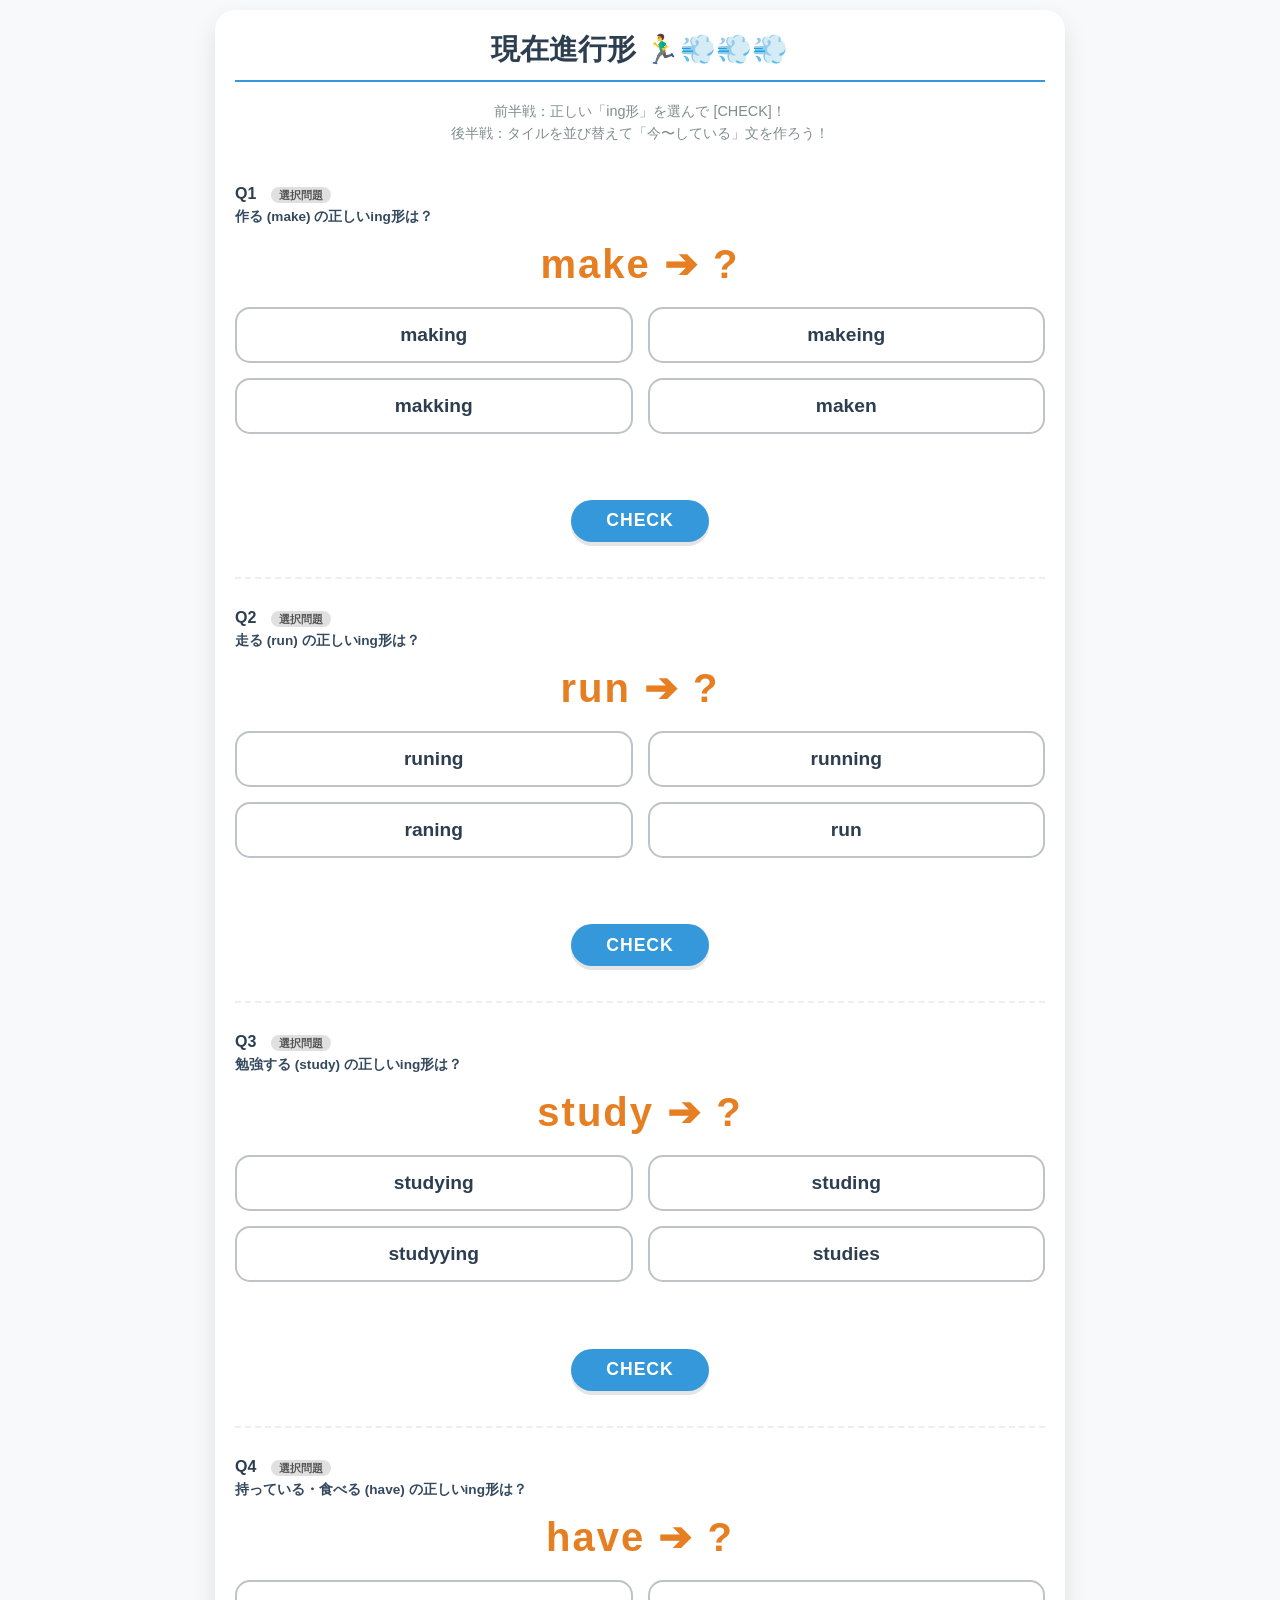
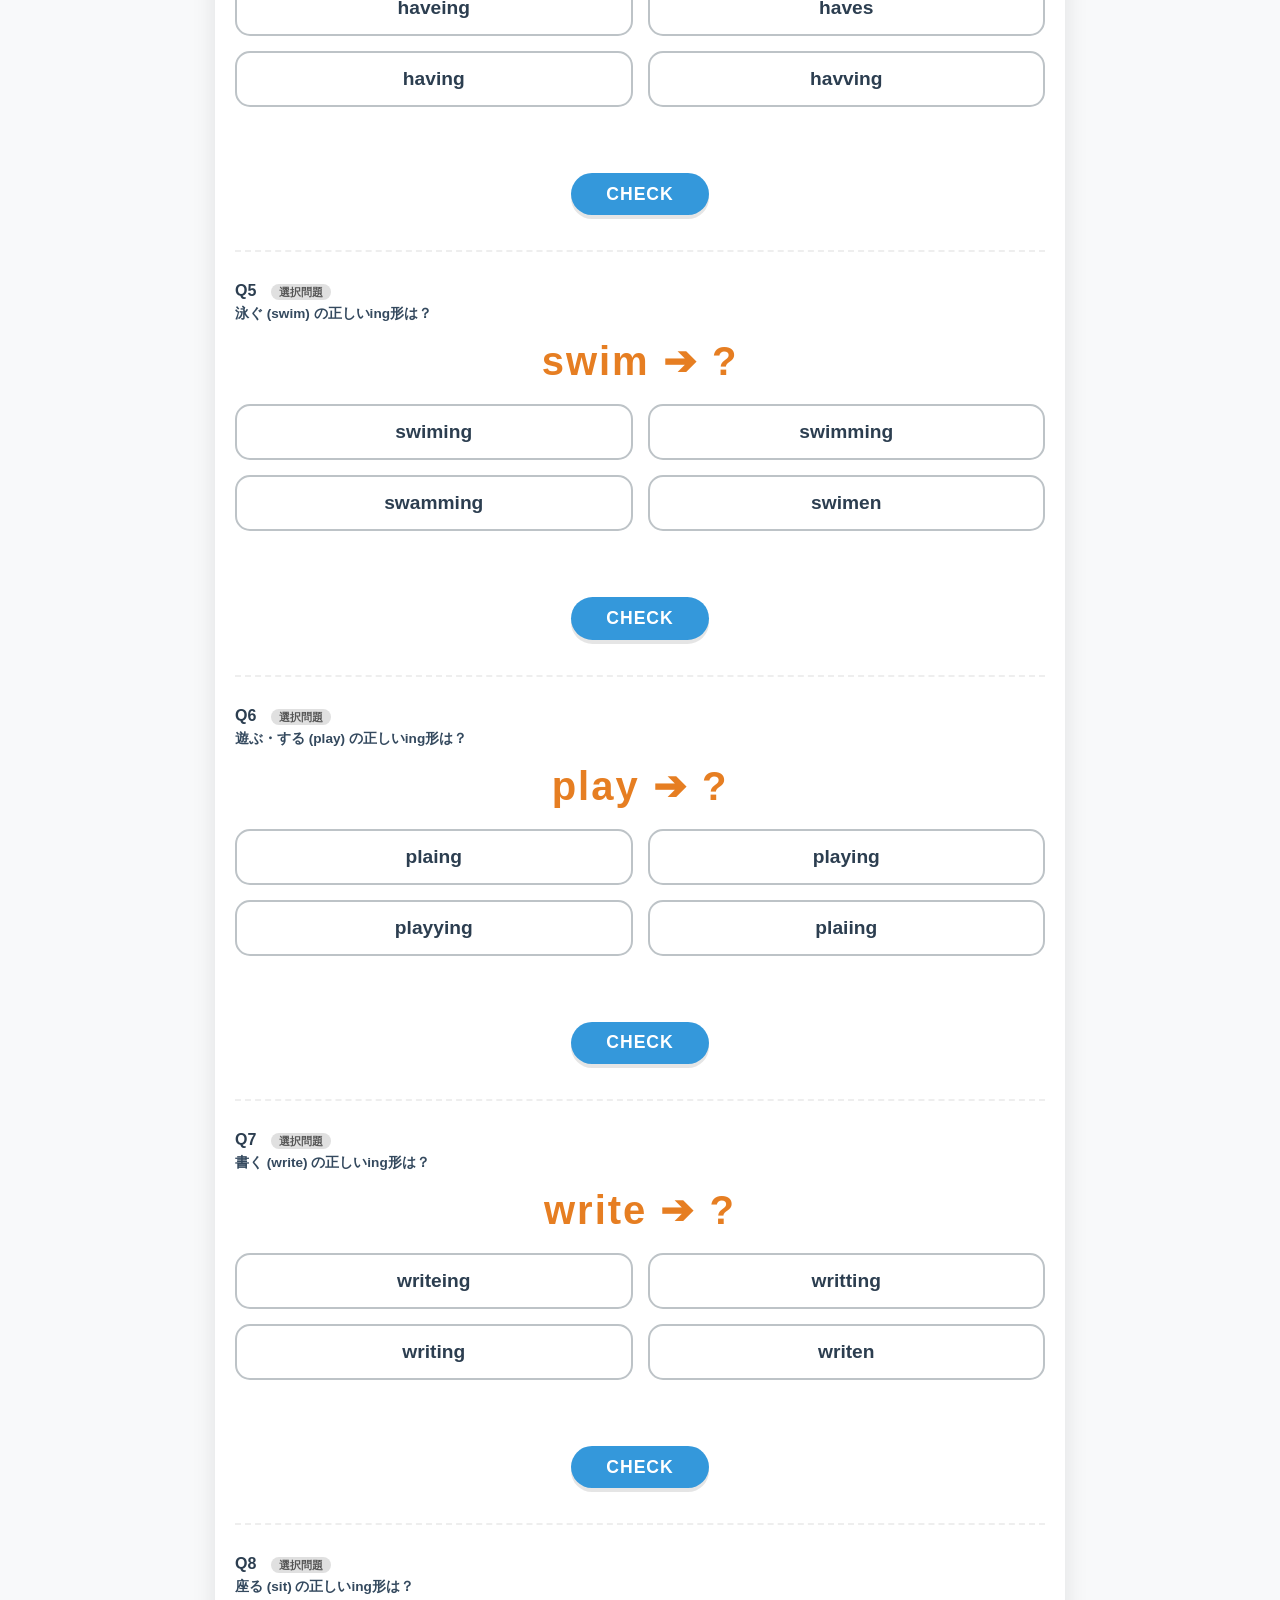
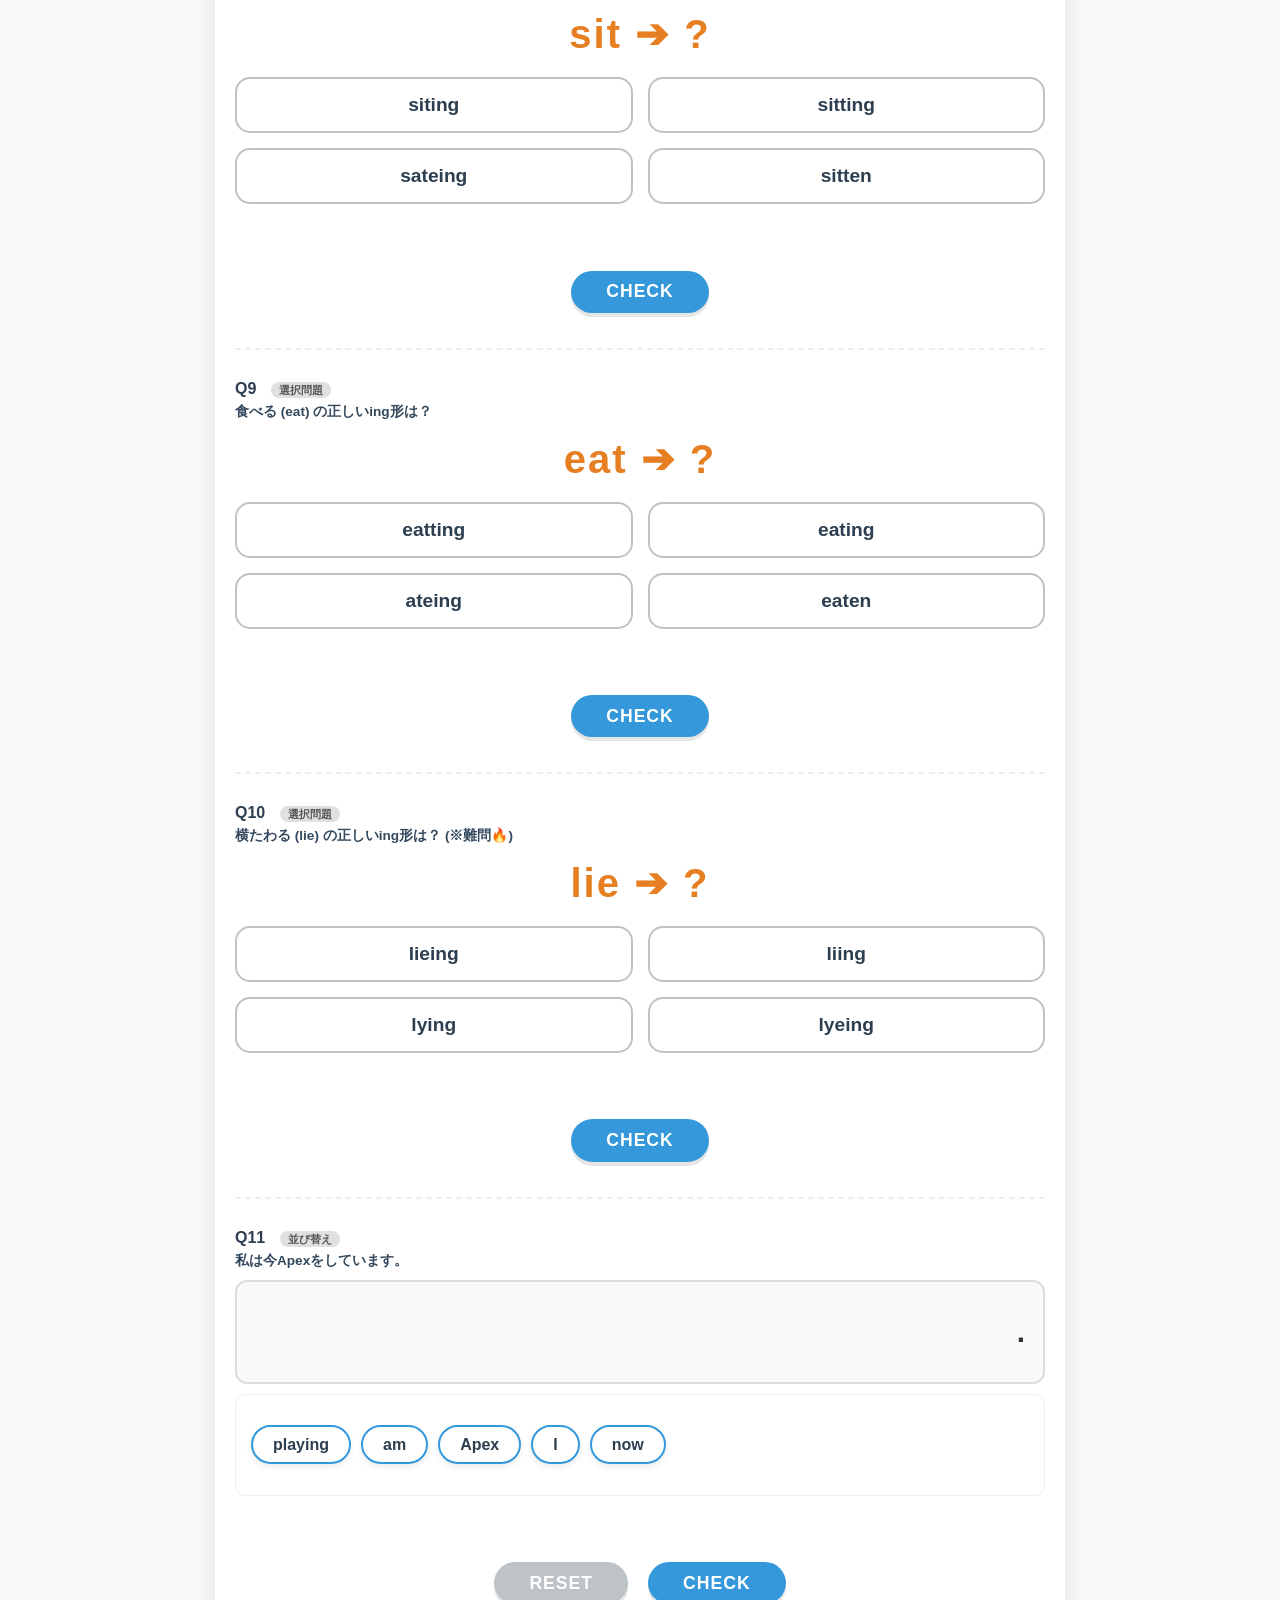
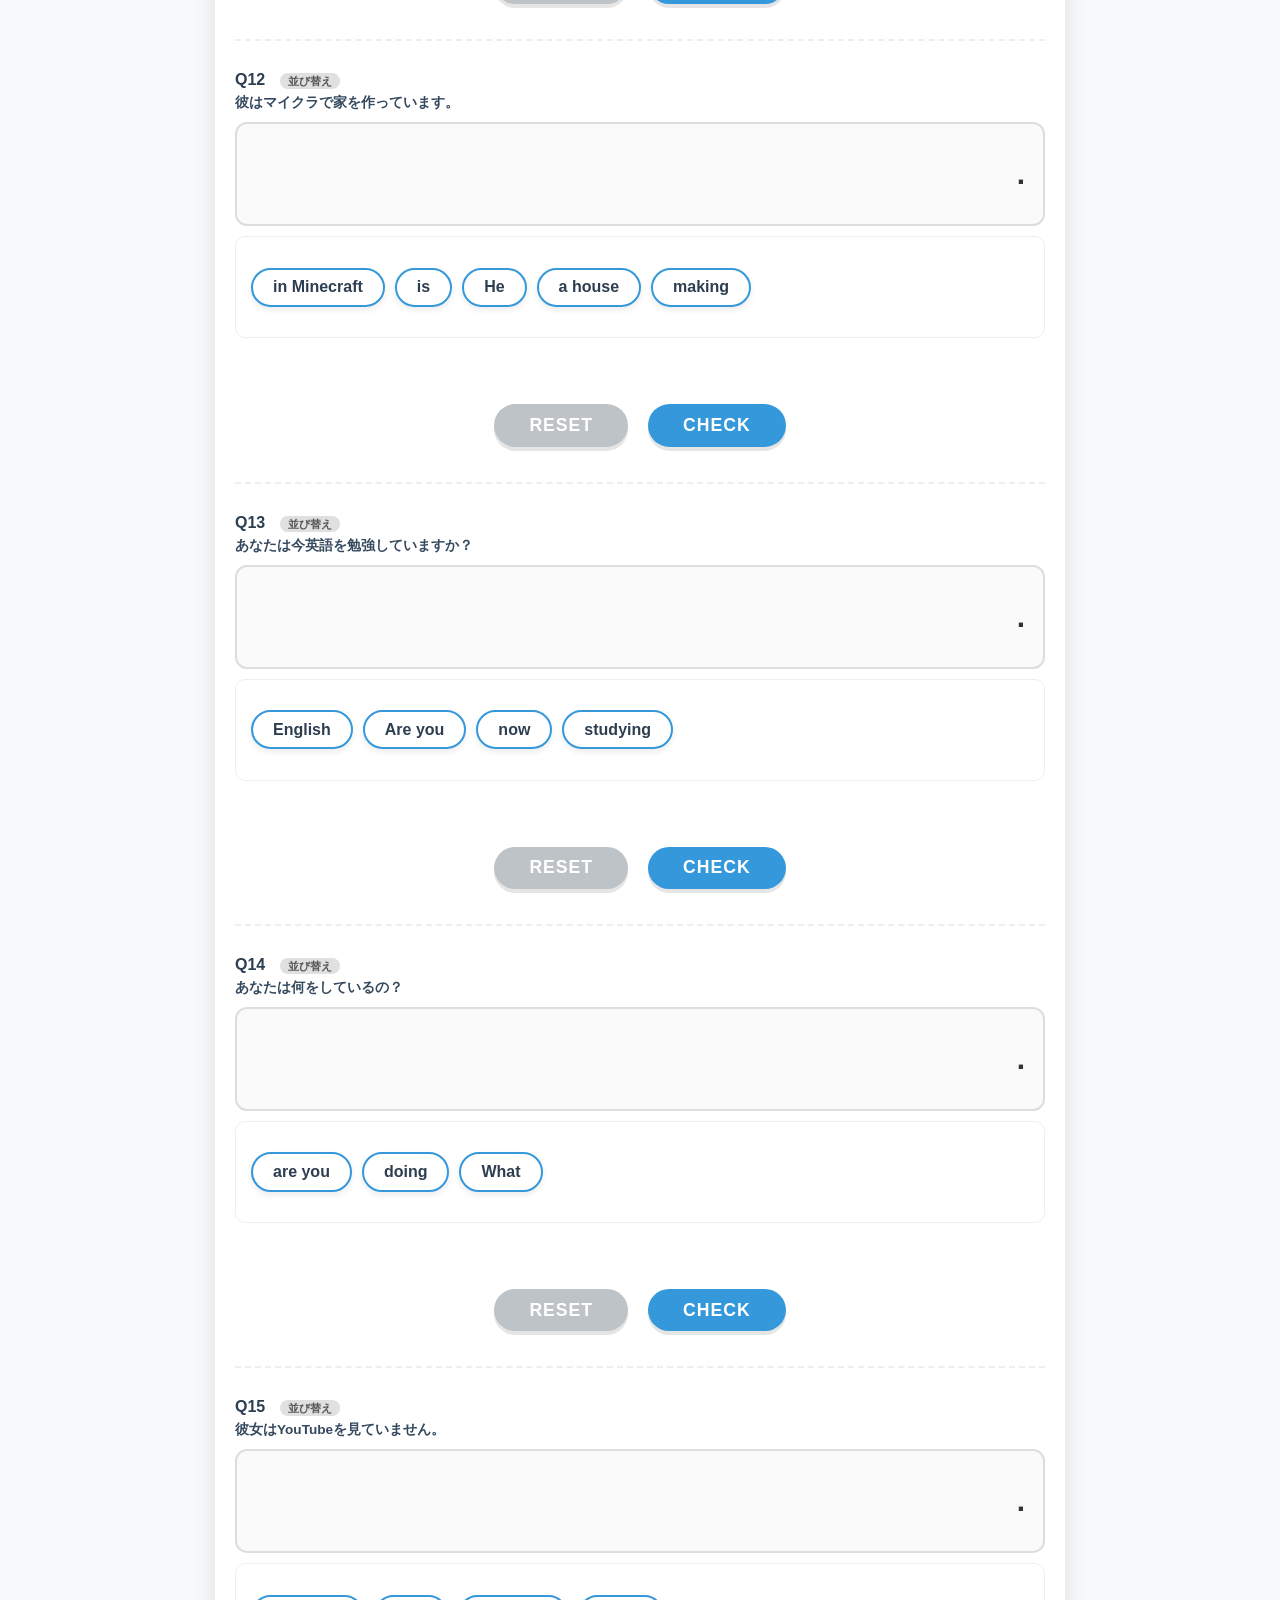
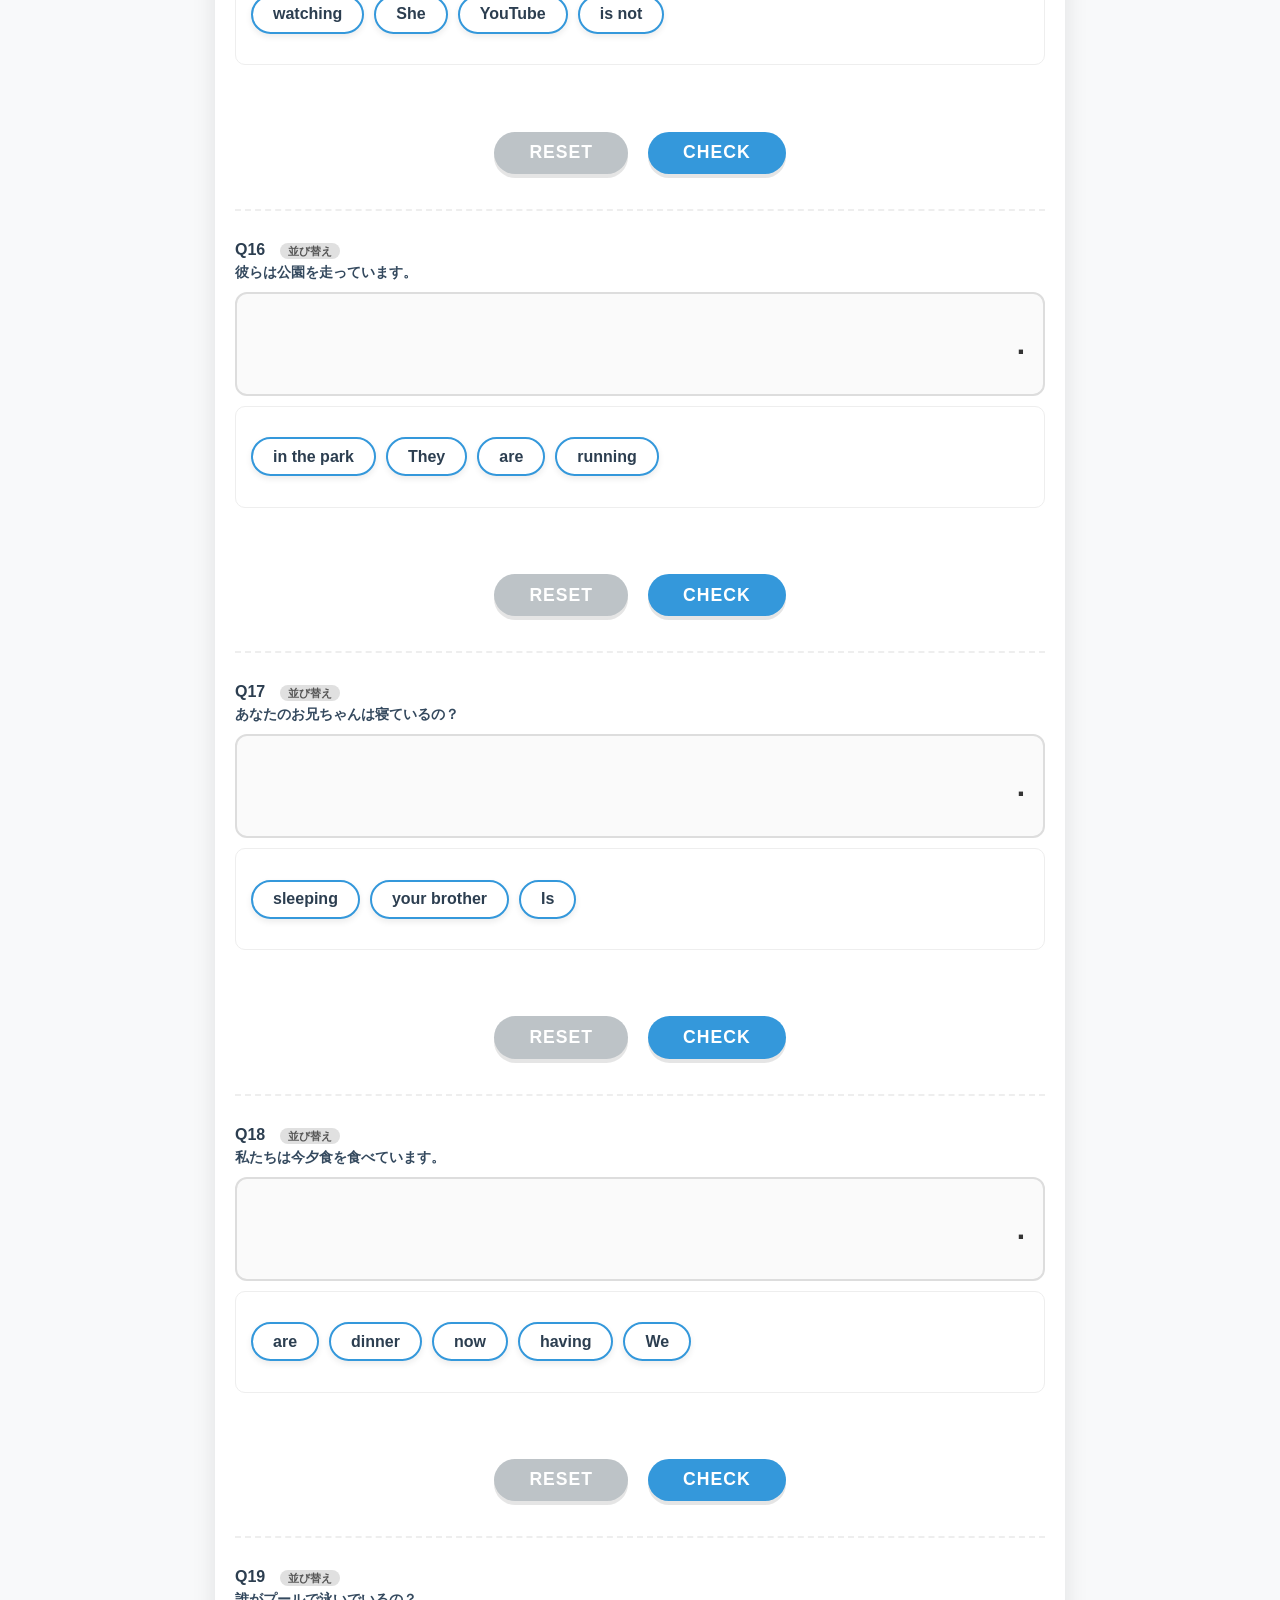
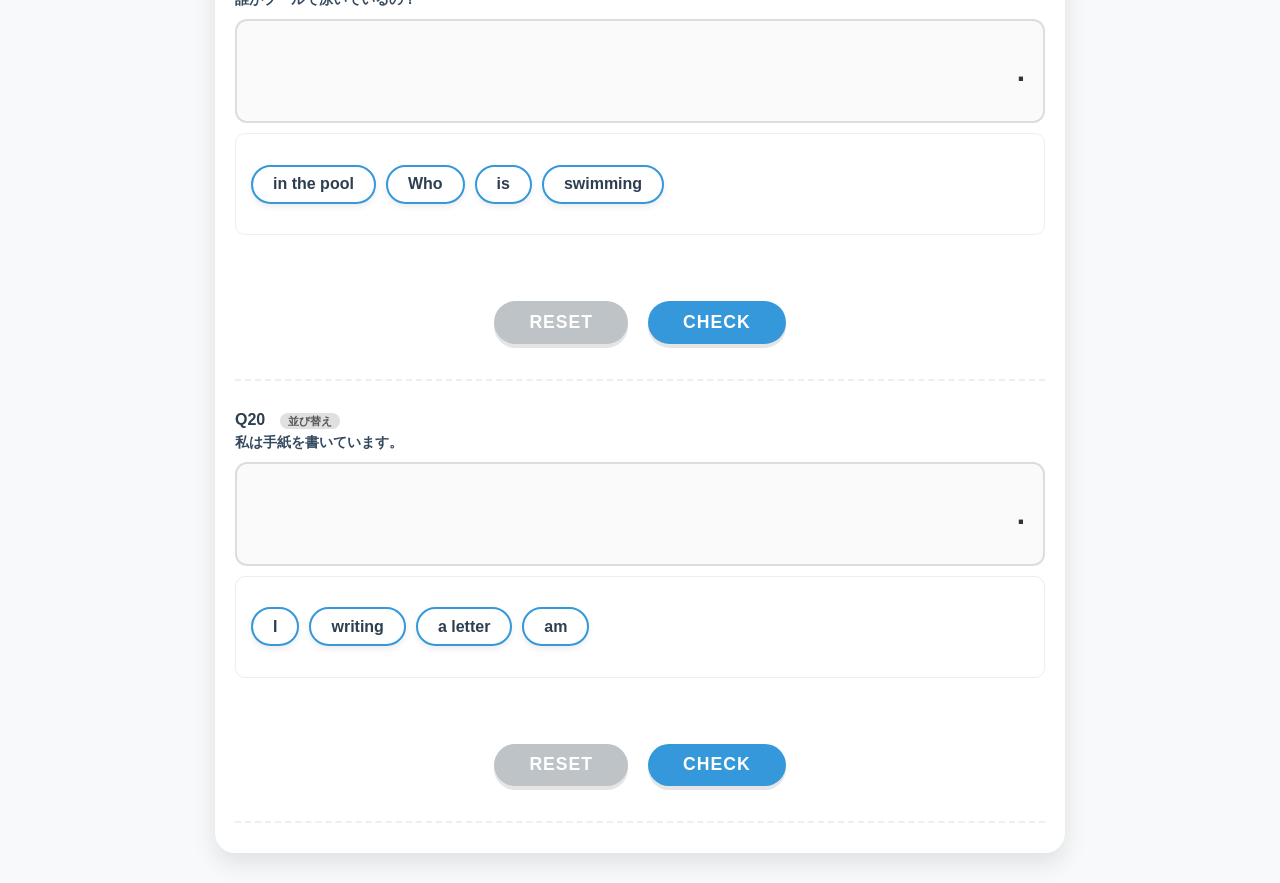
<file: present-continuous/index.html>
<!DOCTYPE html>
<html lang="ja">

<head>
    <meta charset="UTF-8">
    <meta name="viewport" content="width=device-width, initial-scale=1.0">
    <title>現在進行形マスター！ - be動詞 + ing</title>
    <link rel="stylesheet" href="../assets/css/style.css">
    <link rel="stylesheet" href="../assets/css/quiz.css">
</head>

<body>

    <div class="quiz-container">
        <h1>現在進行形 🏃‍♂️💨💨💨</h1>
        <div class="instruction">
            前半戦：正しい「ing形」を選んで [CHECK]！<br>
            後半戦：タイルを並び替えて「今〜している」文を作ろう！
        </div>
        <div id="quiz-list"></div>
    </div>

    <script>


        const quizData = [
            // --- 4択問題 (10問) ---
            { type: "choice", word: "make", choices: ["making", "makeing", "makking", "maken"], answer: "making", jp: "作る (make) の正しいing形は？" },
            { type: "choice", word: "run", choices: ["runing", "running", "raning", "run"], answer: "running", jp: "走る (run) の正しいing形は？" },
            { type: "choice", word: "study", choices: ["studying", "studing", "studyying", "studies"], answer: "studying", jp: "勉強する (study) の正しいing形は？" },
            { type: "choice", word: "have", choices: ["haveing", "haves", "having", "havving"], answer: "having", jp: "持っている・食べる (have) の正しいing形は？" },
            { type: "choice", word: "swim", choices: ["swiming", "swimming", "swamming", "swimen"], answer: "swimming", jp: "泳ぐ (swim) の正しいing形は？" },
            { type: "choice", word: "play", choices: ["plaing", "playing", "playying", "plaiing"], answer: "playing", jp: "遊ぶ・する (play) の正しいing形は？" },
            { type: "choice", word: "write", choices: ["writeing", "writting", "writing", "writen"], answer: "writing", jp: "書く (write) の正しいing形は？" },
            { type: "choice", word: "sit", choices: ["siting", "sitting", "sateing", "sitten"], answer: "sitting", jp: "座る (sit) の正しいing形は？" },
            { type: "choice", word: "eat", choices: ["eatting", "eating", "ateing", "eaten"], answer: "eating", jp: "食べる (eat) の正しいing形は？" },
            { type: "choice", word: "lie", choices: ["lieing", "liing", "lying", "lyeing"], answer: "lying", jp: "横たわる (lie) の正しいing形は？ (※難問🔥)" },

            // --- 並び替え問題 (10問) ---
            { type: "order", tiles: ["I", "am", "playing", "Apex", "now"], validAnswers: ["i am playing apex now"], jp: "私は今Apexをしています。" },
            { type: "order", tiles: ["He", "is", "making", "a house", "in Minecraft"], validAnswers: ["he is making a house in minecraft", "in minecraft he is making a house"], jp: "彼はマイクラで家を作っています。" },
            { type: "order", tiles: ["Are you", "studying", "English", "now"], validAnswers: ["are you studying english now", "now are you studying english"], jp: "あなたは今英語を勉強していますか？" },
            { type: "order", tiles: ["What", "are you", "doing"], validAnswers: ["what are you doing"], jp: "あなたは何をしているの？" },
            { type: "order", tiles: ["She", "is not", "watching", "YouTube"], validAnswers: ["she is not watching youtube"], jp: "彼女はYouTubeを見ていません。" },
            { type: "order", tiles: ["They", "are", "running", "in the park"], validAnswers: ["they are running in the park"], jp: "彼らは公園を走っています。" },
            { type: "order", tiles: ["Is", "your brother", "sleeping"], validAnswers: ["is your brother sleeping"], jp: "あなたのお兄ちゃんは寝ているの？" },
            { type: "order", tiles: ["We", "are", "having", "dinner", "now"], validAnswers: ["we are having dinner now", "now we are having dinner"], jp: "私たちは今夕食を食べています。" },
            { type: "order", tiles: ["Who", "is", "swimming", "in the pool"], validAnswers: ["who is swimming in the pool"], jp: "誰がプールで泳いでいるの？" },
            { type: "order", tiles: ["I", "am", "writing", "a letter"], validAnswers: ["i am writing a letter"], jp: "私は手紙を書いています。" }
        ];


    </script>


    <script src="../assets/js/quiz.js"></script>
</body>

</html>
</file>
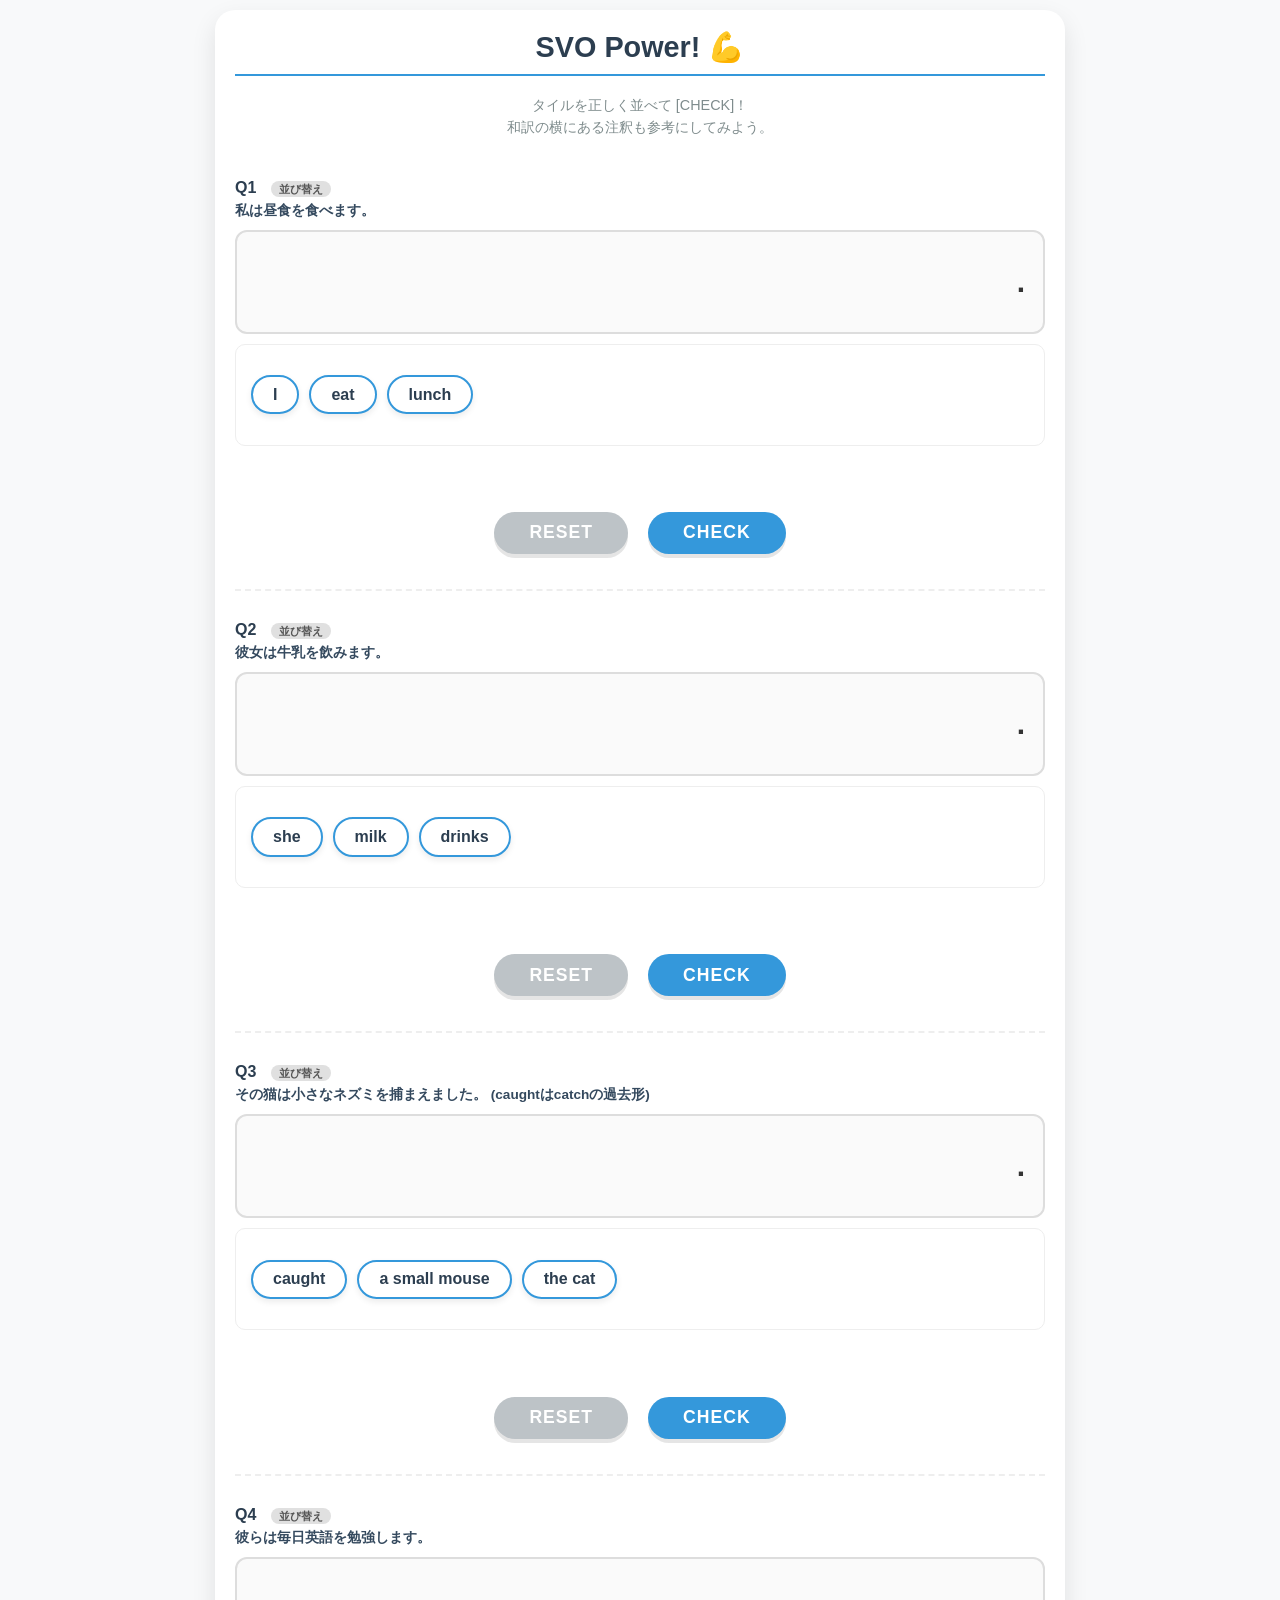
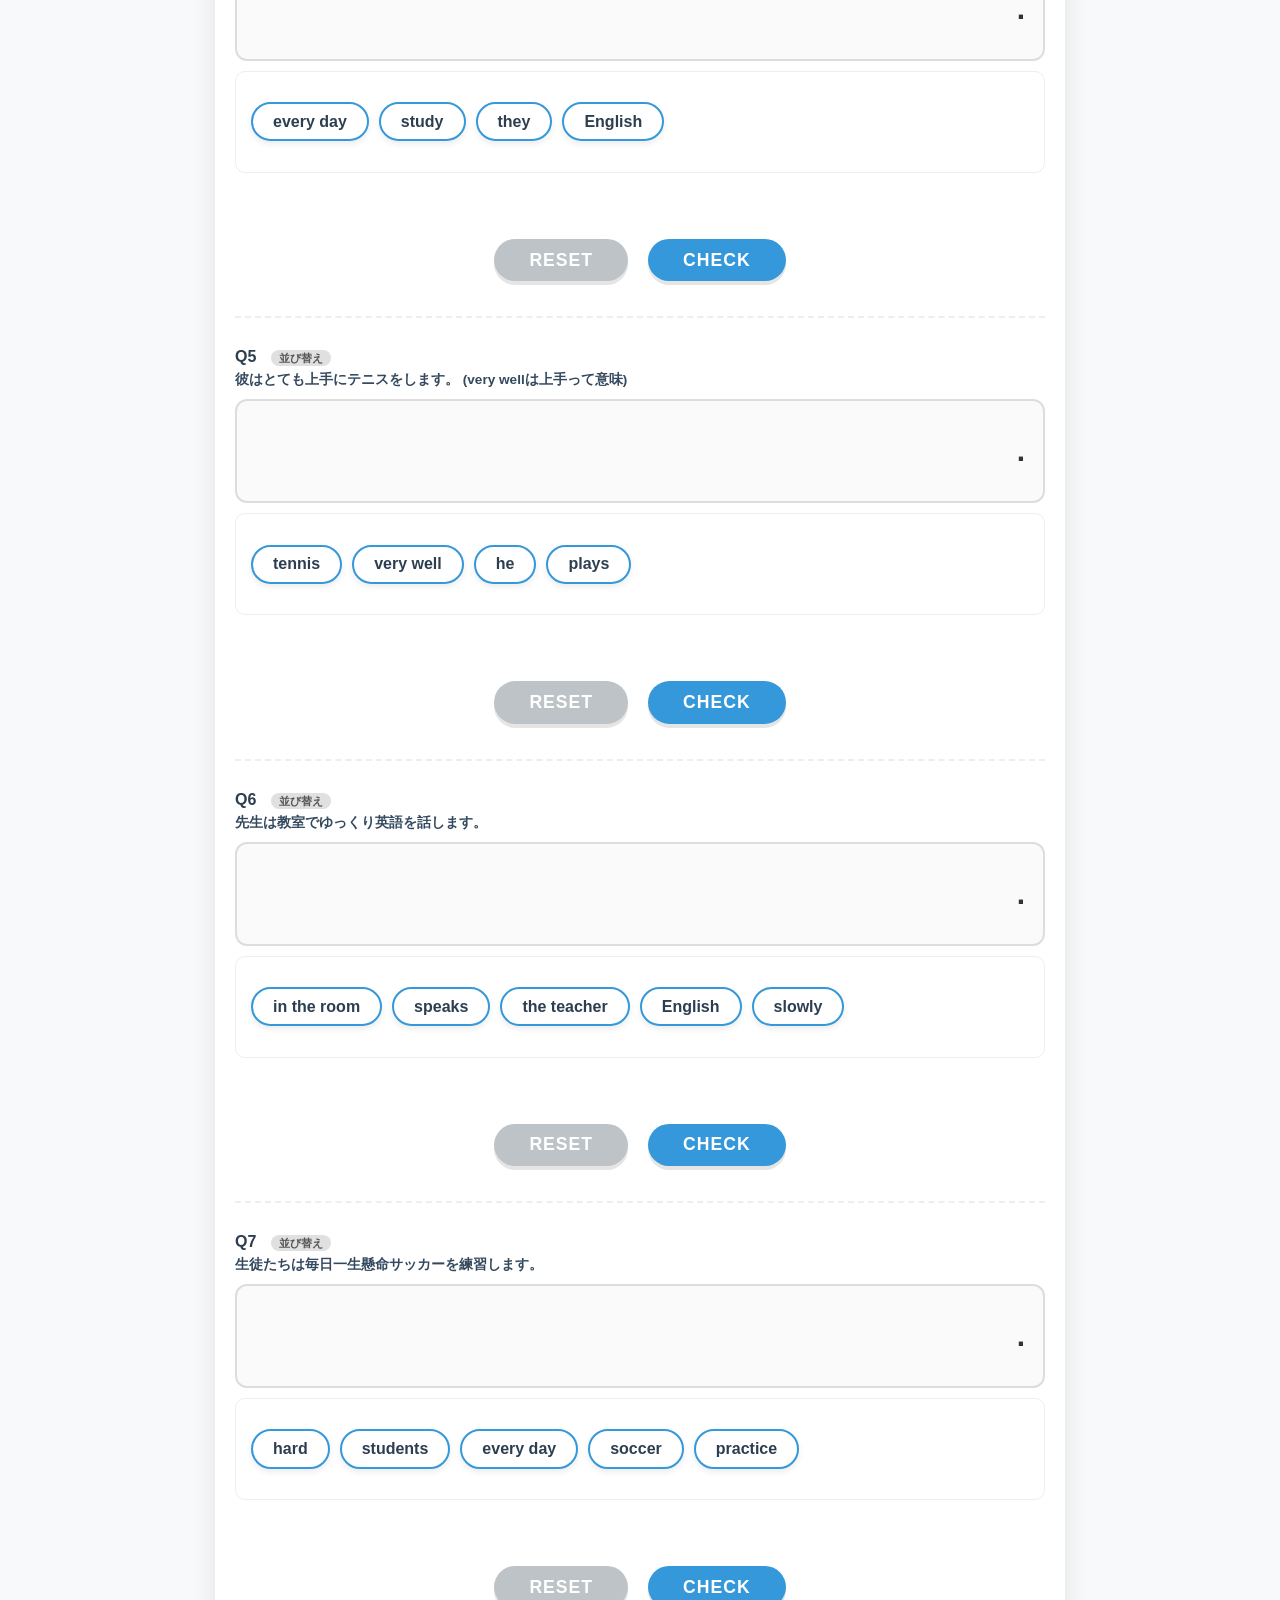
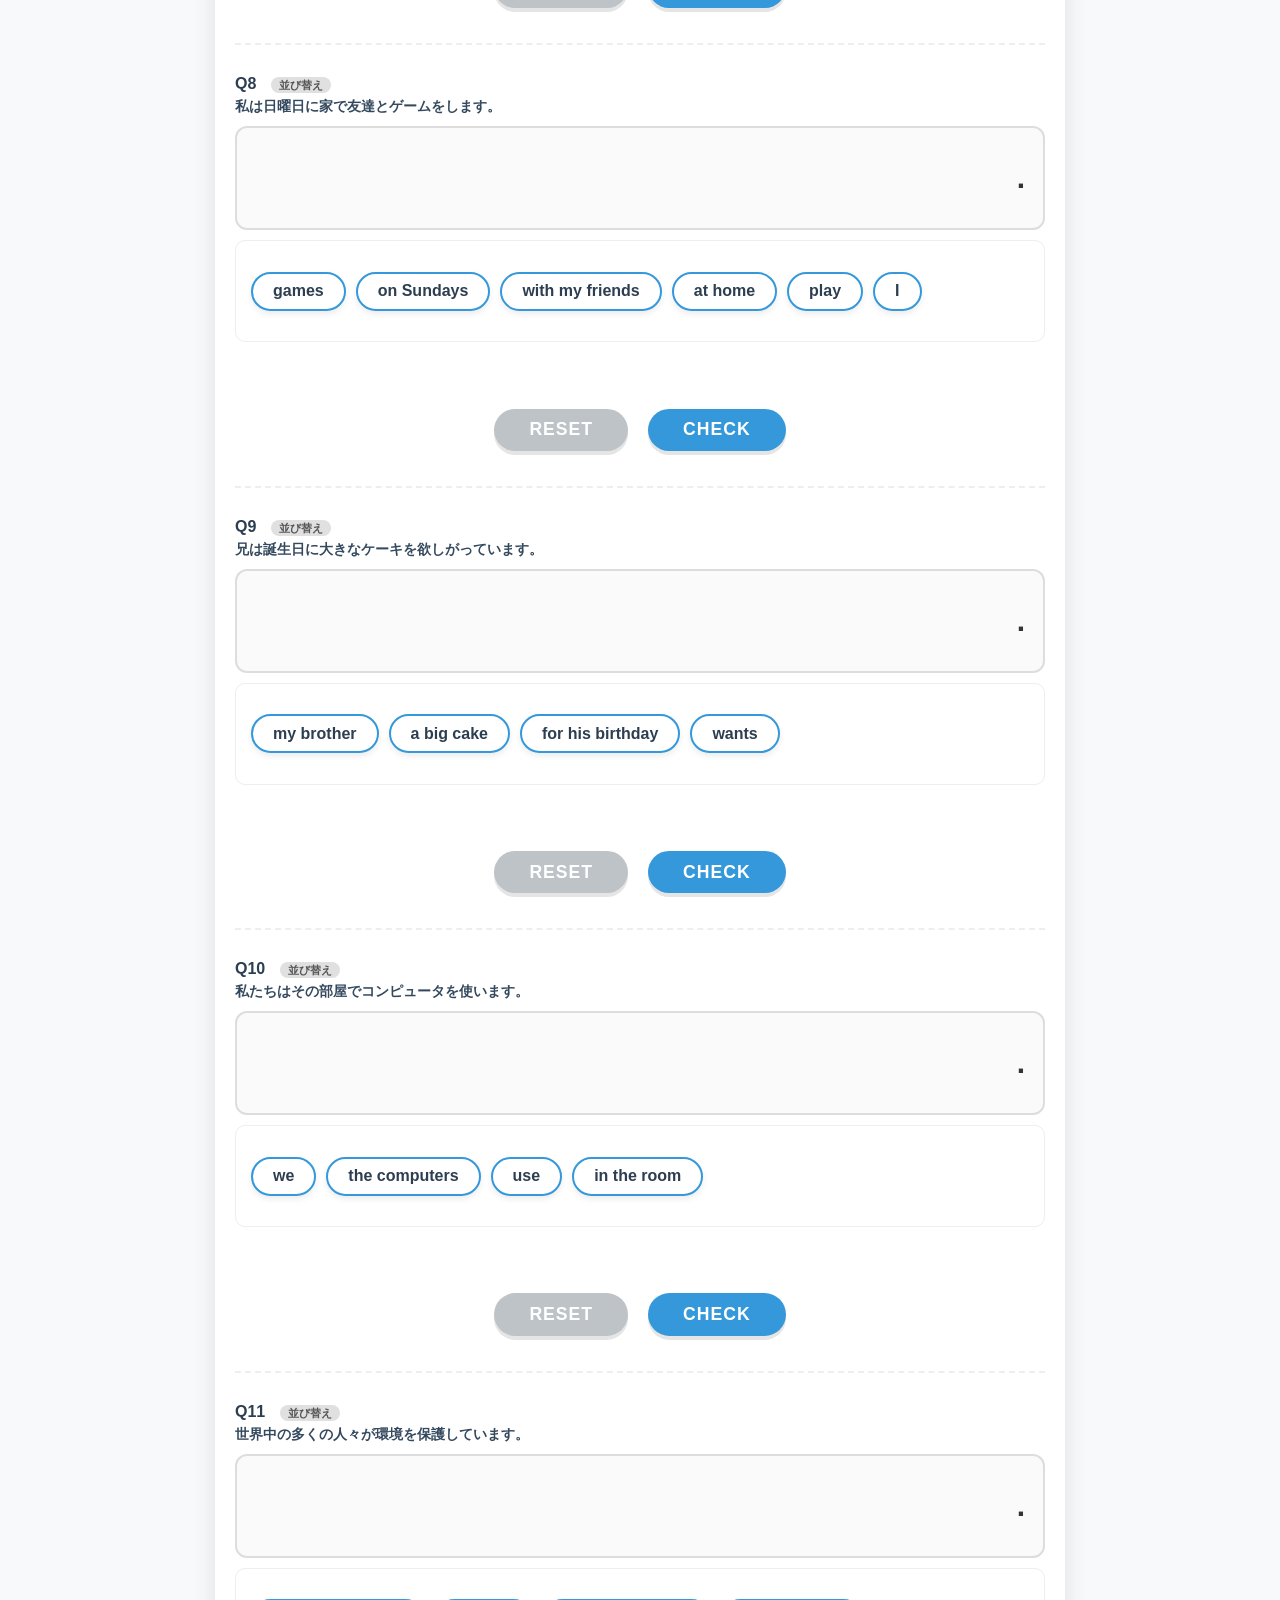
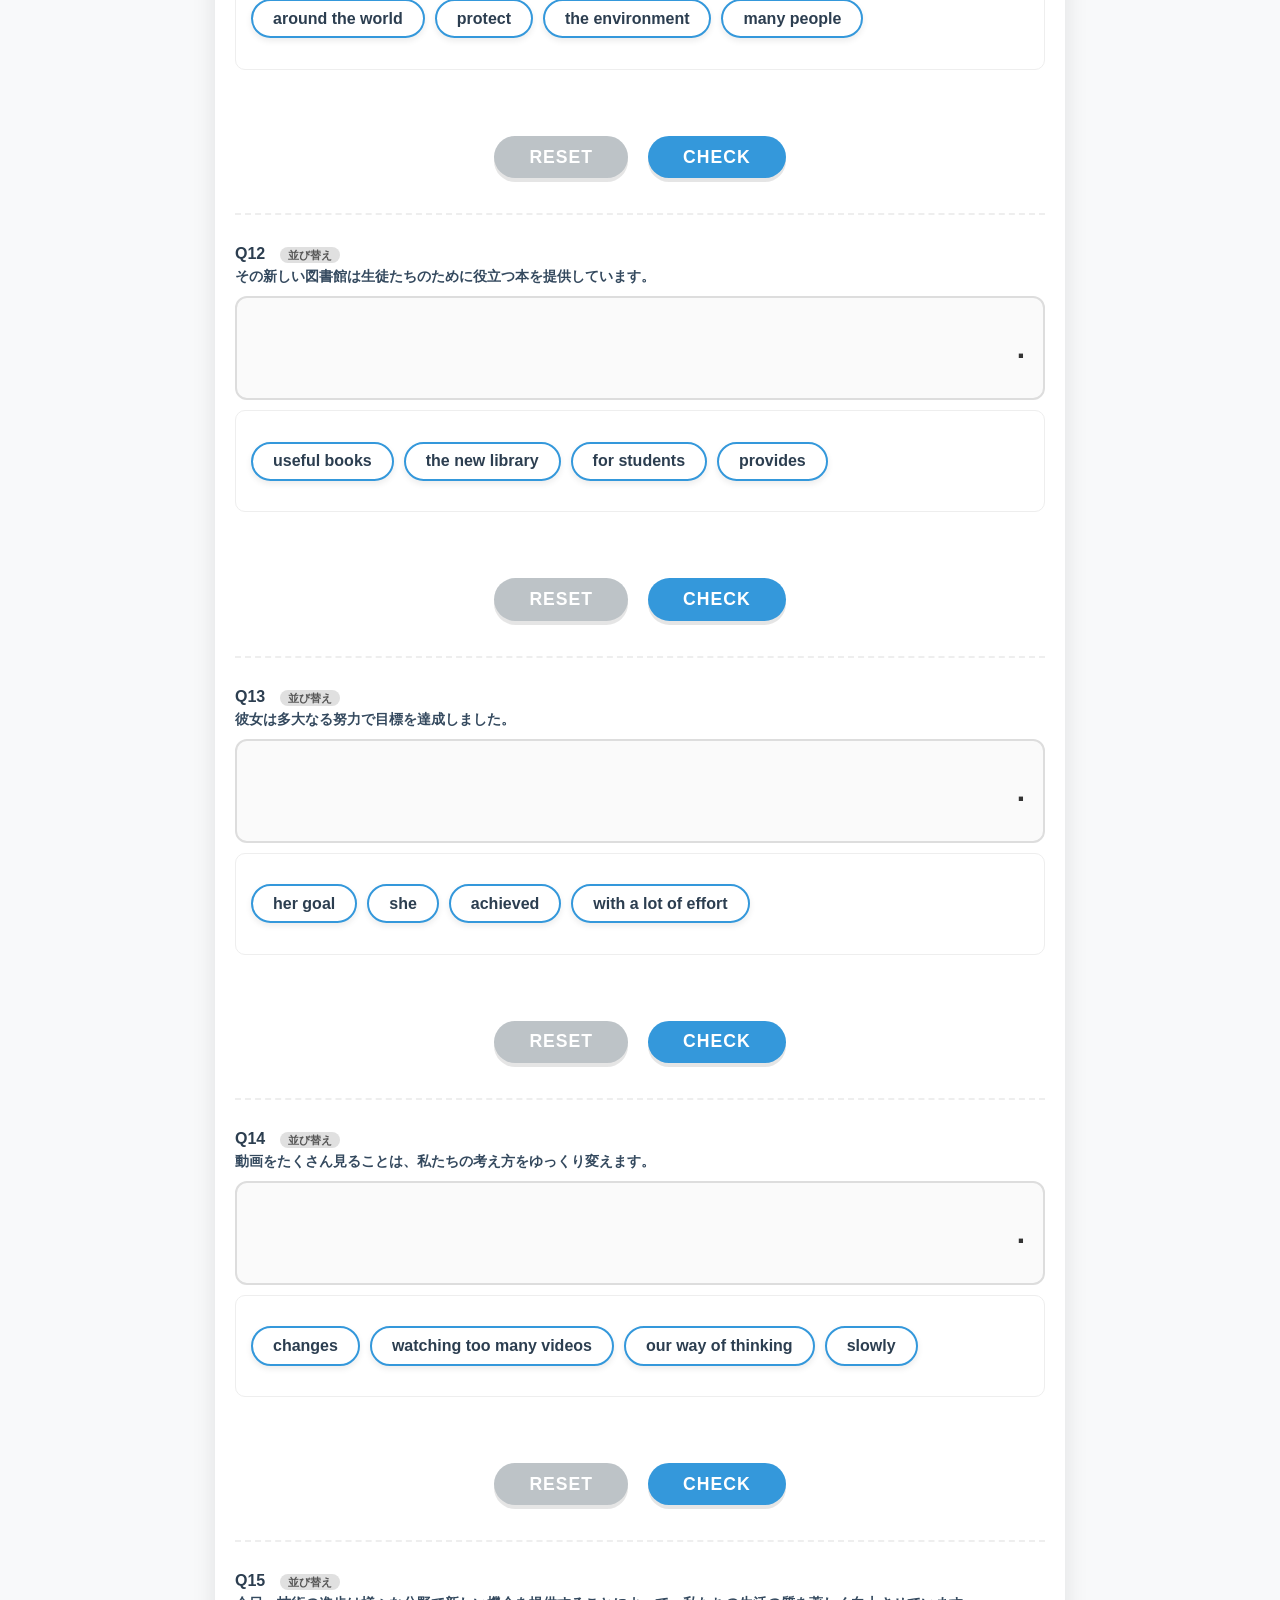
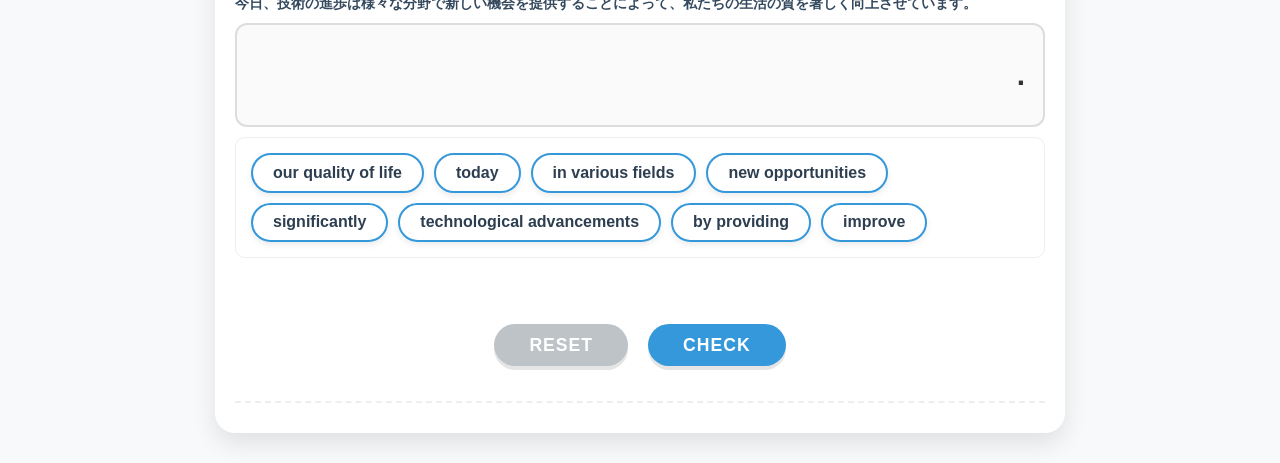
<file: svo/index.html>
<!DOCTYPE html>
<html lang="ja">

<head>
    <meta charset="UTF-8">
    <meta name="viewport" content="width=device-width, initial-scale=1.0">
    <title>SVO Power Challenge! - With Notes</title>
    <link rel="stylesheet" href="../assets/css/style.css">
    <link rel="stylesheet" href="../assets/css/quiz.css">
</head>

<body>

    <div class="quiz-container">
        <h1>SVO Power! 💪</h1>
        <div class="instruction">
            タイルを正しく並べて [CHECK]！<br>
            和訳の横にある注釈も参考にしてみよう。
        </div>
        <div id="quiz-list"></div>
    </div>

    <script>
        window.customCorrectSound = '../assets/sounds/nakayama-kinnikun-power.mp3';
        window.customErrorSound = '../assets/sounds/nakayama-kinnikun-dotti.mp3';


        const quizData = [
            { tiles: ["I", "eat", "lunch"], validAnswers: ["i eat lunch"], jp: "私は昼食を食べます。", lv: "Basic" },
            { tiles: ["she", "drinks", "milk"], validAnswers: ["she drinks milk"], jp: "彼女は牛乳を飲みます。", lv: "Basic" },
            {
                tiles: ["the cat", "caught", "a small mouse"],
                validAnswers: ["the cat caught a small mouse"],
                jp: "その猫は小さなネズミを捕まえました。 (caughtはcatchの過去形)",
                lv: "Basic"
            },
            {
                tiles: ["they", "study", "English", "every day"],
                validAnswers: ["they study english every day", "every day they study english"],
                jp: "彼らは毎日英語を勉強します。", lv: "Adverb"
            },
            {
                tiles: ["he", "plays", "tennis", "very well"],
                validAnswers: ["he plays tennis very well"],
                jp: "彼はとても上手にテニスをします。 (very wellは上手って意味)",
                lv: "Adverb"
            },
            {
                tiles: ["the teacher", "speaks", "English", "slowly", "in the room"],
                validAnswers: ["the teacher speaks english slowly in the room", "the teacher slowly speaks english in the room", "the teacher speaks english in the room slowly"],
                jp: "先生は教室でゆっくり英語を話します。", lv: "Adverb+"
            },
            {
                tiles: ["students", "practice", "soccer", "hard", "every day"],
                validAnswers: ["students practice soccer hard every day", "every day students practice soccer hard"],
                jp: "生徒たちは毎日一生懸命サッカーを練習します。", lv: "Adverb+"
            },
            {
                tiles: ["I", "play", "games", "with my friends", "at home", "on Sundays"],
                validAnswers: ["i play games with my friends at home on sundays", "i play games at home with my friends on sundays", "on sundays i play games with my friends at home", "on sundays i play games at home with my friends"],
                jp: "私は日曜日に家で友達とゲームをします。", lv: "Adverb Storm"
            },
            {
                tiles: ["my brother", "wants", "a big cake", "for his birthday"],
                validAnswers: ["my brother wants a big cake for his birthday", "for his birthday my brother wants a big cake"],
                jp: "兄は誕生日に大きなケーキを欲しがっています。", lv: "Challenge"
            },
            {
                tiles: ["we", "use", "the computers", "in the room"],
                validAnswers: ["we use the computers in the room", "in the room we use the computers"],
                jp: "私たちはその部屋でコンピュータを使います。", lv: "Challenge"
            },
            {
                tiles: ["many people", "protect", "the environment", "around the world"],
                validAnswers: ["many people protect the environment around the world", "around the world many people protect the environment", "many people around the world protect the environment"],
                jp: "世界中の多くの人々が環境を保護しています。", lv: "Pre-2+"
            },
            {
                tiles: ["the new library", "provides", "useful books", "for students"],
                validAnswers: ["the new library provides useful books for students", "for students the new library provides useful books"],
                jp: "その新しい図書館は生徒たちのために役立つ本を提供しています。", lv: "Pre-2+"
            },
            {
                tiles: ["she", "achieved", "her goal", "with a lot of effort"],
                validAnswers: ["she achieved her goal with a lot of effort", "with a lot of effort she achieved her goal"],
                jp: "彼女は多大なる努力で目標を達成しました。", lv: "Pre-2+"
            },
            {
                tiles: ["watching too many videos", "changes", "our way of thinking", "slowly"],
                validAnswers: ["watching too many videos changes our way of thinking slowly", "watching too many videos slowly changes our way of thinking"],
                jp: "動画をたくさん見ることは、私たちの考え方をゆっくり変えます。", lv: "Structure+"
            },
            {
                tiles: ["technological advancements", "significantly", "improve", "our quality of life", "by providing", "new opportunities", "in various fields", "today"],
                validAnswers: [
                    "technological advancements significantly improve our quality of life by providing new opportunities in various fields today",
                    "technological advancements improve our quality of life significantly by providing new opportunities in various fields today",
                    "today technological advancements significantly improve our quality of life by providing new opportunities in various fields",
                    "today technological advancements improve our quality of life significantly by providing new opportunities in various fields",
                    "technological advancements significantly improve our quality of life today by providing new opportunities in various fields"
                ],
                jp: "今日、技術の進歩は様々な分野で新しい機会を提供することによって、私たちの生活の質を著しく向上させています。",
                lv: "Pre-1 Ultimate"
            }
        ];


    </script>

    <script src="../assets/js/quiz.js"></script>
</body>

</html>
</file>
<file: assets/css/style.css>
:root {
    --text-main: #2c3e50;
    --text-sub: #546e7a;
}

body {
    font-family: 'Noto Sans JP', sans-serif;
    color: var(--text-main);
    margin: 0;
    padding: 0;
    display: flex;
    flex-direction: column;
    align-items: center;
    min-height: 100vh;
    overflow-x: hidden;
    background: linear-gradient(135deg, #a1c4fd 0%, #c2e9fb 100%);
    position: relative;
}

/* --- 背景の流れる文字アニメーション --- */
.bg-animation {
    position: fixed;
    top: 0;
    left: 0;
    width: 100%;
    height: 100%;
    z-index: -1;
    display: flex;
    flex-direction: column;
    justify-content: space-around;
    overflow: hidden;
    pointer-events: none;
}

.marquee-row {
    white-space: nowrap;
    font-size: 4rem;
    font-family: 'Fredoka', sans-serif;
    font-weight: 600;
    color: rgba(255, 255, 255, 0.4);
    text-transform: uppercase;
}

.scroll-left {
    animation: scroll-L 40s linear infinite;
}

.scroll-right {
    animation: scroll-R 50s linear infinite;
}

@keyframes scroll-L {
    0% {
        transform: translateX(0);
    }

    100% {
        transform: translateX(-50%);
    }
}

@keyframes scroll-R {
    0% {
        transform: translateX(-50%);
    }

    100% {
        transform: translateX(0);
    }
}

/* --- ヘッダー部分 --- */
header {
    width: 100%;
    background: rgba(102, 126, 234, 0.75);
    backdrop-filter: blur(10px);
    -webkit-backdrop-filter: blur(10px);
    color: white;
    padding: 40px 20px 60px;
    text-align: center;
    box-sizing: border-box;
    border-bottom-left-radius: 30px;
    border-bottom-right-radius: 30px;
    box-shadow: 0 4px 15px rgba(0, 0, 0, 0.1);
    border-bottom: 1px solid rgba(255, 255, 255, 0.3);
}

header h1 {
    font-family: 'Fredoka', sans-serif;
    margin: 0;
    font-size: 2.5rem;
    letter-spacing: 2px;
    text-shadow: 0 2px 4px rgba(0, 0, 0, 0.2);
}

header p {
    margin: 10px 0 0;
    font-size: 1rem;
    opacity: 0.95;
    font-weight: 500;
}

/* --- メインコンテンツ --- */
main {
    width: 100%;
    max-width: 900px;
    padding: 20px;
    box-sizing: border-box;
    margin-top: -30px;
    display: grid;
    grid-template-columns: repeat(auto-fit, minmax(280px, 1fr));
    gap: 25px;
}

/* --- カードのデザイン --- */
.card {
    background: rgba(255, 255, 255, 0.65);
    backdrop-filter: blur(12px);
    -webkit-backdrop-filter: blur(12px);
    border: 2px solid rgba(255, 255, 255, 0.5);
    border-radius: 20px;
    padding: 25px 25px 70px 25px;
    /* 下部にボタン用の余白を確保 */
    text-decoration: none;
    color: inherit;
    box-shadow: 0 8px 32px rgba(31, 38, 135, 0.1);
    transition: all 0.2s ease;
    display: flex;
    flex-direction: column;
    position: relative;
    overflow: hidden;
}

.card:hover {
    transform: translateY(-5px);
    background: rgba(255, 255, 255, 0.85);
    box-shadow: 0 15px 35px rgba(31, 38, 135, 0.15);
    border-color: rgba(255, 255, 255, 0.8);
}

.card:active {
    transform: translateY(2px) scale(0.97);
    background: rgba(255, 255, 255, 0.95);
    box-shadow: 0 4px 10px rgba(31, 38, 135, 0.1);
    transition: all 0.05s ease;
}

.card-icon {
    font-size: 2.8rem;
    margin-bottom: 10px;
}

.card-title {
    font-size: 1.3rem;
    font-weight: 700;
    margin: 0 0 10px;
}

.card-desc {
    font-size: 0.9rem;
    color: var(--text-sub);
    margin: 0;
    line-height: 1.5;
    font-weight: 500;
}

/* ★ STARTボタン（カード右下） */
.card-start-btn {
    position: absolute;
    bottom: 20px;
    right: 20px;
    background: #3498db;
    color: white;
    font-weight: bold;
    font-family: 'Fredoka', sans-serif;
    padding: 8px 16px;
    border-radius: 20px;
    font-size: 0.9rem;
    box-shadow: 0 4px 10px rgba(52, 152, 219, 0.3);
    transition: background 0.3s;
}

.color-orange .card-start-btn {
    background: #f39c12;
    box-shadow: 0 4px 10px rgba(243, 156, 18, 0.3);
}

.color-gray .card-start-btn {
    background: #95a5a6;
    box-shadow: none;
}
/* 1. レッド */
.color-red::before { background-color: #e74c3c; }
.color-red .card-start-btn {
    background: #e74c3c;
    box-shadow: 0 4px 10px rgba(231, 76, 60, 0.3);
}

/* 2. パープル */
.color-purple::before { background-color: #9b59b6; }
.color-purple .card-start-btn {
    background: #9b59b6;
    box-shadow: 0 4px 10px rgba(155, 89, 182, 0.3);
}

/* 3. ピンク */
.color-pink::before { background-color: #e84393; }
.color-pink .card-start-btn {
    background: #e84393;
    box-shadow: 0 4px 10px rgba(232, 67, 147, 0.3);
}

/* 4. ティール（明るい青緑） */
.color-teal::before { background-color: #00cec9; }
.color-teal .card-start-btn {
    background: #00cec9;
    box-shadow: 0 4px 10px rgba(0, 206, 201, 0.3);
}

/* 5. イエロー */
.color-yellow::before { background-color: #f1c40f; }
.color-yellow .card-start-btn {
    background: #f1c40f;
    box-shadow: 0 4px 10px rgba(241, 196, 15, 0.3);
    color: #fff;
}

/* 6. インディゴ（深い青紫） */
.color-indigo::before { background-color: #6c5ce7; }
.color-indigo .card-start-btn {
    background: #6c5ce7;
    box-shadow: 0 4px 10px rgba(108, 92, 231, 0.3);
}

/* 7. ミント（鮮やかな緑） */
.color-mint::before { background-color: #00b894; }
.color-mint .card-start-btn {
    background: #00b894;
    box-shadow: 0 4px 10px rgba(0, 184, 148, 0.3);
}

/* 8. コーラル（明るいサーモンピンク） */
.color-coral::before { background-color: #ff7675; }
.color-coral .card-start-btn {
    background: #ff7675;
    box-shadow: 0 4px 10px rgba(255, 118, 117, 0.3);
}

/* カード上部のカラーライン */
.card::before {
    content: "";
    position: absolute;
    top: 0;
    left: 0;
    width: 100%;
    height: 6px;
}

.color-blue::before {
    background-color: #3498db;
}

.color-orange::before {
    background-color: #f39c12;
}

.color-gray::before {
    background-color: #95a5a6;
}

.color-green::before {
    background-color: #2ecc71;
}

.color-green .card-start-btn {
    background: #2ecc71;
    box-shadow: 0 4px 10px rgba(46, 204, 113, 0.3);
}

/* ロック中カード */
.card.locked {
    opacity: 0.7;
    pointer-events: none;
    filter: grayscale(50%);
}

.locked-badge {
    position: absolute;
    top: 15px;
    right: 15px;
    background: rgba(0, 0, 0, 0.15);
    color: #333;
    font-size: 0.75rem;
    padding: 4px 10px;
    border-radius: 20px;
    font-weight: bold;
}

/* --- ★ Blooketバナー専用デザイン --- */
.blooket-banner {
    grid-column: 1 / -1;
    /* 横幅いっぱいに広げる */
    background: linear-gradient(135deg, #00d2ff 0%, #3a7bd5 100%);
    color: white;
    border: none;
    padding: 20px 25px;
    /* クイズカードより少し細く */
    border-radius: 20px;
    box-shadow: 0 8px 25px rgba(0, 210, 255, 0.3);
    display: flex;
    align-items: center;
}

.blooket-banner:hover {
    transform: translateY(-5px) scale(1.02);
    box-shadow: 0 15px 35px rgba(0, 210, 255, 0.4);
    background: linear-gradient(135deg, #19e3ff 0%, #4f8dee 100%);
}

.blooket-banner::before {
    display: none;
    /* 上部のカラーラインを消す */
}

.blooket-content {
    display: flex;
    align-items: center;
    width: 100%;
    gap: 20px;
}

.blooket-icon {
    font-size: 2.5rem;
}

.blooket-text {
    flex-grow: 1;
    /* 余白を埋める */
}

.blooket-banner .card-title,
.blooket-banner .card-desc {
    color: white;
    /* 文字を白に */
    margin: 0;
}

.blooket-arrow {
    font-size: 1.5rem;
    font-weight: bold;
    background: rgba(255, 255, 255, 0.2);
    width: 40px;
    height: 40px;
    border-radius: 50%;
    display: flex;
    justify-content: center;
    align-items: center;
}

.blooket-banner:hover .blooket-arrow {
    transform: translateX(5px);
}

/* ★追加：クイズカードにホバーした時、「START ➔」の文字（矢印ごと）を右に3px動かす */
.card:hover .card-start-btn {
    transform: translateX(3px);
}

/* STARTボタンの基本設定にアニメーション設定を追加 (すでにある.card-start-btnの記述に transition を確認) */
.card-start-btn {
    position: absolute;
    bottom: 20px;
    right: 20px;
    background: #3498db;
    color: white;
    font-weight: bold;
    font-family: 'Fredoka', sans-serif;
    padding: 8px 16px;
    border-radius: 20px;
    font-size: 0.9rem;
    box-shadow: 0 4px 10px rgba(52, 152, 219, 0.3);
    transition: all 0.3s ease;
    /* ★ここが all 0.3s ease になっていればOK */
}

footer {
    margin-top: auto;
    padding: 30px 20px;
    color: #546e7a;
    font-size: 0.8rem;
    font-weight: bold;
}
</file>
<file: assets/css/quiz.css>
/* css/quiz.css */
:root {
    --primary: #3498db;
    --success: #2ecc71;
    --error: #e74c3c;
    --bg: #f8f9fa;
}

body {
    font-family: 'Helvetica Neue', Arial, sans-serif;
    background: var(--bg);
    padding: 10px;
    display: flex;
    flex-direction: column;
    align-items: center;
}

.quiz-container {
    max-width: 850px;
    width: 100%;
    background: white;
    padding: 20px;
    border-radius: 20px;
    box-shadow: 0 10px 25px rgba(0, 0, 0, 0.1);
    margin-bottom: 20px;
    box-sizing: border-box;
}

h1 {
    color: #2c3e50;
    text-align: center;
    border-bottom: 2px solid var(--primary);
    padding-bottom: 10px;
    margin-top: 0;
    font-size: 1.8em;
}

.instruction {
    font-size: 0.9em;
    color: #7f8c8d;
    margin-bottom: 20px;
    text-align: center;
    line-height: 1.5;
}

.question-card {
    border-bottom: 2px dashed #eee;
    padding: 20px 0;
    margin-bottom: 10px;
}

.level-label {
    font-size: 0.7em;
    background: #e0e0e0;
    padding: 2px 8px;
    border-radius: 10px;
    color: #555;
    font-weight: bold;
    margin-left: 10px;
}

.translation {
    font-size: 0.85em;
    color: #34495e;
    margin: 5px 0;
    font-weight: bold;
    display: block;
}

.question-img {
    width: 100%;
    max-height: 180px;
    object-fit: cover;
    border-radius: 12px;
    margin-bottom: 15px;
    background: #eee;
    box-shadow: 0 2px 8px rgba(0, 0, 0, 0.05);
}

/* 並び替え用スタイル */
.drop-container {
    position: relative;
    margin: 10px 0;
}

.drop-area {
    min-height: 80px;
    border: 2px solid #ddd;
    border-radius: 12px;
    padding: 10px 50px 10px 15px;
    display: flex;
    flex-wrap: wrap;
    gap: 10px;
    background: #fafafa;
    transition: 0.3s;
    justify-content: flex-start;
    align-items: center;
}

.drop-area .chunk-tile:first-child {
    display: inline-block;
    line-height: 2.2em;
}

.drop-area .chunk-tile:first-child::first-letter {
    text-transform: uppercase !important;
}

.period-mark {
    position: absolute;
    right: 20px;
    top: 50%;
    transform: translateY(-50%);
    font-size: 30px;
    font-weight: bold;
    color: #333;
}

.correct-bg {
    background: #e8f8f5;
    border-color: var(--success);
}

.error-bg {
    background: #fdedec;
    border-color: var(--error);
}

.pool-area {
    min-height: 70px;
    padding: 15px;
    display: flex;
    flex-wrap: wrap;
    gap: 10px;
    background: #fff;
    border: 1px solid #eee;
    border-radius: 10px;
    margin-top: 10px;
    justify-content: flex-start;
    align-items: center;
}

.chunk-tile {
    background: white;
    border: 2px solid #3498db;
    padding: 0 20px;
    border-radius: 35px;
    cursor: pointer;
    user-select: none;
    transition: 0.2s;
    box-shadow: 0 3px 6px rgba(0, 0, 0, 0.08);
    font-weight: 600;
    color: #2c3e50;
    text-align: center;
    white-space: nowrap;
    display: flex;
    align-items: center;
    justify-content: center;
    height: 2.2em;
    font-size: 1em;
}

.chunk-tile:hover {
    background: #3498db;
    color: white;
    transform: translateY(-2px);
}

/* 4択問題用スタイル */
.word-base {
    font-size: 2.5em;
    font-weight: 900;
    text-align: center;
    margin: 15px 0;
    color: #e67e22;
    letter-spacing: 2px;
}

.choice-grid {
    display: grid;
    grid-template-columns: 1fr 1fr;
    gap: 15px;
    margin: 20px 0;
}

.choice-btn {
    background: white;
    border: 2px solid #bdc3c7;
    padding: 15px;
    border-radius: 15px;
    font-size: 1.2em;
    font-weight: bold;
    color: #2c3e50;
    cursor: pointer;
    transition: 0.2s;
    text-align: center;
}

.choice-btn:hover {
    border-color: var(--primary);
    background: #f0f8ff;
    transform: translateY(-2px);
}

.choice-btn.selected {
    border-color: var(--primary);
    background: var(--primary);
    color: white;
    box-shadow: 0 4px 10px rgba(52, 152, 219, 0.3);
}

/* 共通コントロール */
.controls {
    display: flex;
    flex-direction: column;
    align-items: center;
    gap: 15px;
    margin-top: 20px;
}

.button-group {
    display: flex;
    gap: 20px;
    justify-content: center;
}

.btn {
    padding: 0 35px;
    border: none;
    border-radius: 50px;
    cursor: pointer;
    font-weight: 900;
    font-size: 1.1em;
    transition: 0.2s;
    box-shadow: 0 4px 0px rgba(0, 0, 0, 0.1);
    letter-spacing: 1px;
    height: 2.4em;
    display: flex;
    align-items: center;
}

.btn-check {
    background: var(--primary);
    color: white;
}

.btn-check:disabled {
    background: #bdc3c7;
    cursor: not-allowed;
    box-shadow: none;
    transform: none;
}

.btn-reset {
    background: #bdc3c7;
    color: white;
}

.result-msg {
    font-weight: 900;
    font-size: 1.3em;
    height: 1.5em;
    text-align: center;
    display: flex;
    align-items: center;
    justify-content: center;
    gap: 10px;
}

.power-text {
    color: var(--success);
    animation: bounce 0.5s infinite alternate;
    display: inline-block;
}

.play-audio-btn {
    background: var(--primary);
    color: white;
    border: none;
    border-radius: 50%;
    width: 35px;
    height: 35px;
    font-size: 1.2em;
    cursor: pointer;
    display: flex;
    align-items: center;
    justify-content: center;
    box-shadow: 0 2px 5px rgba(0, 0, 0, 0.2);
    transition: transform 0.2s;
}

.play-audio-btn:hover {
    transform: scale(1.1);
}

@keyframes bounce {
    from {
        transform: scale(1) rotate(-5deg);
    }
    to {
        transform: scale(1.1) rotate(5deg);
    }
}
</file>
